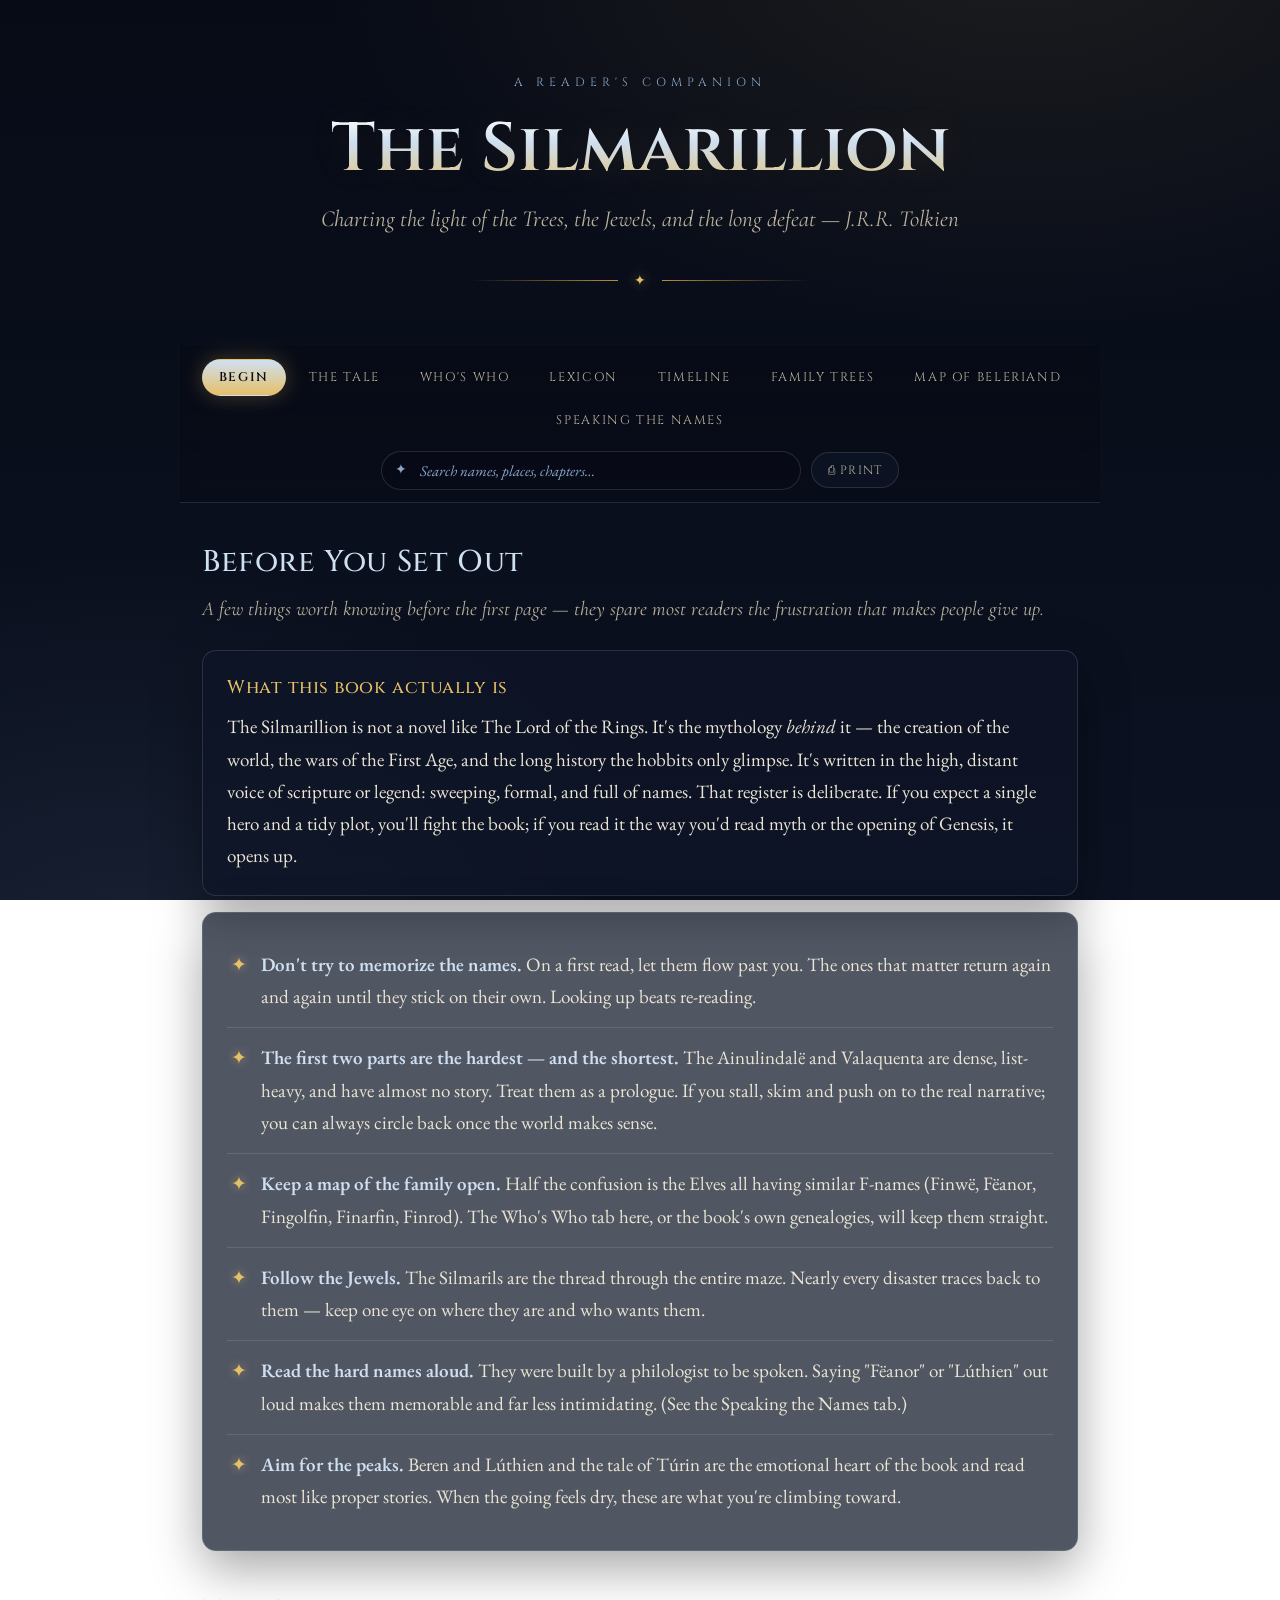
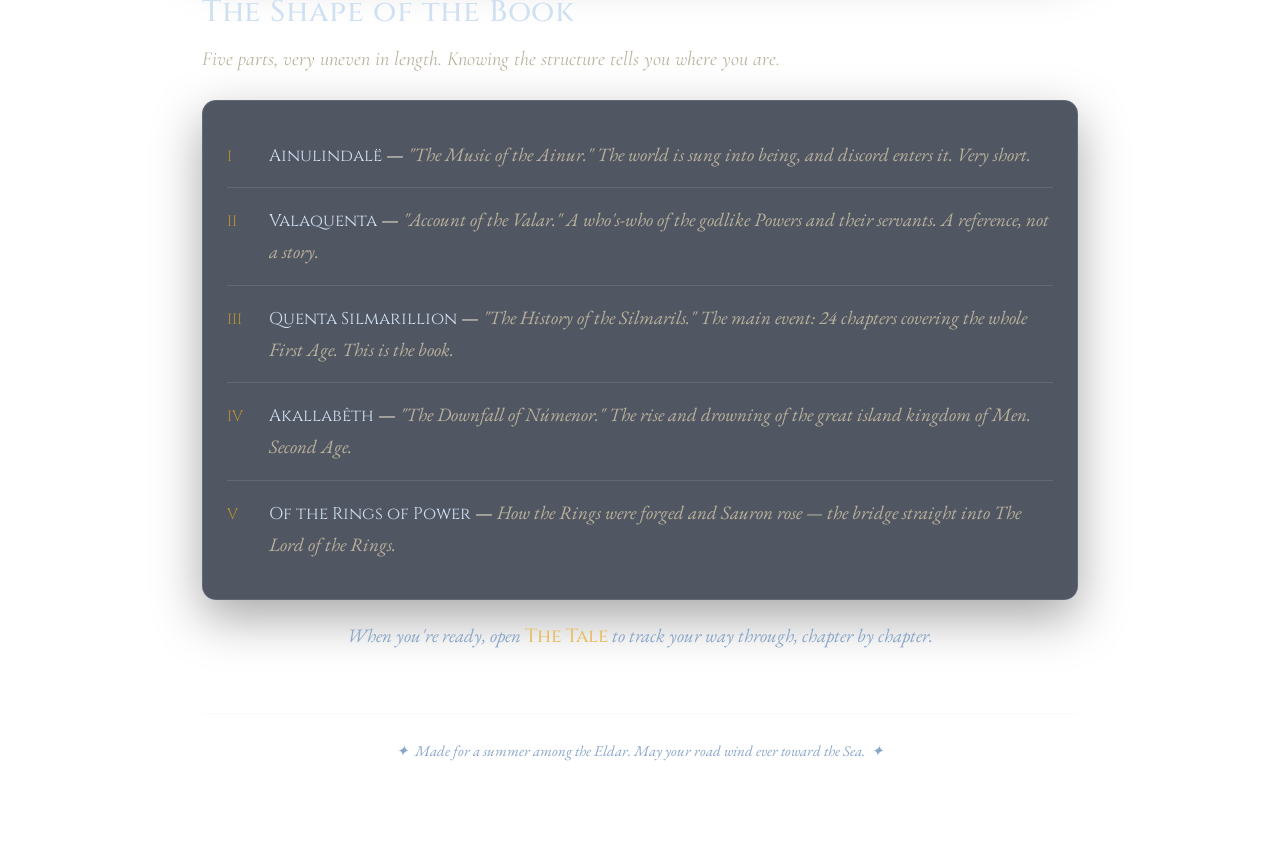
<file: index.html>
<!DOCTYPE html>
<html lang="en">
<head>
<meta charset="UTF-8">
<meta name="viewport" content="width=device-width, initial-scale=1.0">
<title>A Companion to The Silmarillion</title>
<meta name="description" content="A reader's companion to J.R.R. Tolkien's The Silmarillion — chapter tracker, who's who, lexicon, timeline, family trees, a map of Beleriand, and a pronunciation guide.">
<meta name="theme-color" content="#070b16">

<!-- PWA -->
<link rel="manifest" href="manifest.webmanifest">
<link rel="icon" href="icons/icon-192.png">
<link rel="apple-touch-icon" href="icons/icon-192.png">
<meta name="mobile-web-app-capable" content="yes">
<meta name="apple-mobile-web-app-capable" content="yes">
<meta name="apple-mobile-web-app-status-bar-style" content="black-translucent">
<meta name="apple-mobile-web-app-title" content="Silmarillion">

<!-- Open Graph / sharing -->
<meta property="og:title" content="A Companion to The Silmarillion">
<meta property="og:description" content="A reader's companion to Tolkien's First Age: track your chapters, untangle the names, and chart Beleriand.">
<meta property="og:type" content="website">

<link rel="preconnect" href="https://fonts.googleapis.com">
<link rel="preconnect" href="https://fonts.gstatic.com" crossorigin>
<link href="https://fonts.googleapis.com/css2?family=Cinzel:wght@400;500;600&family=EB+Garamond:ital,wght@0,400;0,500;1,400&family=Cormorant+Garamond:ital@0;1&display=swap" rel="stylesheet">
<link rel="stylesheet" href="styles.css">
</head>
<body>
<div id="stars"></div>
<div id="stars2"></div>

<div class="wrap">
  <header>
    <div class="eyebrow">A Reader's Companion</div>
    <h1>The Silmarillion</h1>
    <div class="sub">Charting the light of the Trees, the Jewels, and the long defeat &mdash; J.R.R. Tolkien</div>
    <div class="divider"><span class="l"></span><span class="star">✦</span><span class="r"></span></div>
  </header>

  <nav>
    <div class="tabs">
      <button class="tab active" data-tab="begin">Begin</button>
      <button class="tab" data-tab="tale">The Tale</button>
      <button class="tab" data-tab="who">Who's Who</button>
      <button class="tab" data-tab="lexicon">Lexicon</button>
      <button class="tab" data-tab="timeline">Timeline</button>
      <button class="tab" data-tab="trees">Family Trees</button>
      <button class="tab" data-tab="map">Map of Beleriand</button>
      <button class="tab" data-tab="names">Speaking the Names</button>
    </div>
    <div class="search-row">
      <div class="search-box" id="searchBox">
        <span class="glyph">✦</span>
        <input id="searchInput" type="text" autocomplete="off" spellcheck="false"
               placeholder="Search names, places, chapters…" aria-label="Search the companion">
        <button class="search-clear" id="searchClear" type="button" aria-label="Clear search">×</button>
        <div class="search-results" id="searchResults" role="listbox"></div>
      </div>
      <button class="btn print-btn" id="printBtn" type="button" title="Print or save the current tab as a PDF">⎙ Print</button>
    </div>
  </nav>

  <!-- ============ BEGIN ============ -->
  <section class="panel active" id="begin">
    <h2>Before You Set Out</h2>
    <p class="lead">A few things worth knowing before the first page &mdash; they spare most readers the frustration that makes people give up.</p>

    <div class="card">
      <h3>What this book actually is</h3>
      <p>The Silmarillion is not a novel like The Lord of the Rings. It's the mythology <em>behind</em> it &mdash; the creation of the world, the wars of the First Age, and the long history the hobbits only glimpse. It's written in the high, distant voice of scripture or legend: sweeping, formal, and full of names. That register is deliberate. If you expect a single hero and a tidy plot, you'll fight the book; if you read it the way you'd read myth or the opening of Genesis, it opens up.</p>
    </div>

    <ul class="card tips">
      <li><strong>Don't try to memorize the names.</strong> On a first read, let them flow past you. The ones that matter return again and again until they stick on their own. Looking up beats re-reading.</li>
      <li><strong>The first two parts are the hardest &mdash; and the shortest.</strong> The Ainulindalë and Valaquenta are dense, list-heavy, and have almost no story. Treat them as a prologue. If you stall, skim and push on to the real narrative; you can always circle back once the world makes sense.</li>
      <li><strong>Keep a map of the family open.</strong> Half the confusion is the Elves all having similar F-names (Finwë, Fëanor, Fingolfin, Finarfin, Finrod). The Who's Who tab here, or the book's own genealogies, will keep them straight.</li>
      <li><strong>Follow the Jewels.</strong> The Silmarils are the thread through the entire maze. Nearly every disaster traces back to them &mdash; keep one eye on where they are and who wants them.</li>
      <li><strong>Read the hard names aloud.</strong> They were built by a philologist to be spoken. Saying "Fëanor" or "Lúthien" out loud makes them memorable and far less intimidating. (See the Speaking the Names tab.)</li>
      <li><strong>Aim for the peaks.</strong> Beren and Lúthien and the tale of Túrin are the emotional heart of the book and read most like proper stories. When the going feels dry, these are what you're climbing toward.</li>
    </ul>

    <h2 style="margin-top:36px">The Shape of the Book</h2>
    <p class="lead">Five parts, very uneven in length. Knowing the structure tells you where you are.</p>
    <div class="card struct">
      <div class="row"><span class="num">I</span><div><span class="nm">Ainulindalë</span> &mdash; <span class="gloss">"The Music of the Ainur." The world is sung into being, and discord enters it. Very short.</span></div></div>
      <div class="row"><span class="num">II</span><div><span class="nm">Valaquenta</span> &mdash; <span class="gloss">"Account of the Valar." A who's-who of the godlike Powers and their servants. A reference, not a story.</span></div></div>
      <div class="row"><span class="num">III</span><div><span class="nm">Quenta Silmarillion</span> &mdash; <span class="gloss">"The History of the Silmarils." The main event: 24 chapters covering the whole First Age. This is the book.</span></div></div>
      <div class="row"><span class="num">IV</span><div><span class="nm">Akallabêth</span> &mdash; <span class="gloss">"The Downfall of Númenor." The rise and drowning of the great island kingdom of Men. Second Age.</span></div></div>
      <div class="row"><span class="num">V</span><div><span class="nm">Of the Rings of Power</span> &mdash; <span class="gloss">How the Rings were forged and Sauron rose &mdash; the bridge straight into The Lord of the Rings.</span></div></div>
    </div>
    <p style="text-align:center;color:var(--silver-deep);font-style:italic;margin-top:20px">When you're ready, open <strong style="color:var(--gold);font-style:normal;font-family:'Cinzel',serif;font-weight:500">The Tale</strong> to track your way through, chapter by chapter.</p>
  </section>

  <!-- ============ THE TALE (TRACKER) ============ -->
  <section class="panel" id="tale">
    <h2>The Tale, Chapter by Chapter</h2>
    <p class="lead">Tap each chapter as you finish it &mdash; your progress is saved between visits. Add a note to any chapter to jot a thought. Each line is a spoiler-light signpost for what that chapter is about, and the small chips beneath it jump to the names worth knowing. Already partway through the book? Long-press a chapter's star (or shift-click it) to mark everything up to it as read.</p>

    <div class="progress-bar-wrap">
      <div class="progress-top"><span>Your Journey</span><span class="pct" id="pct">0 / 0</span></div>
      <div class="bar"><i id="barFill"></i></div>
      <div class="next-up" id="nextUp"></div>
      <button class="reset" id="resetBtn">reset progress</button>
    </div>

    <div class="toolbar">
      <button class="btn" id="exportBtn" type="button">✧ Export progress</button>
      <button class="btn" id="importBtn" type="button">✧ Import progress</button>
      <button class="btn primary" id="installBtn" type="button">✦ Install app</button>
      <input type="file" id="importFile" accept="application/json,.json" hidden>
    </div>

    <div id="trackerRoot"></div>
  </section>

  <!-- ============ WHO'S WHO ============ -->
  <section class="panel" id="who">
    <h2>Who's Who</h2>
    <p class="lead">The cast is enormous, but you only need to hold a couple of dozen in your head. Here are the ones who carry the story.</p>
    <div id="whoRoot"></div>
  </section>

  <!-- ============ LEXICON ============ -->
  <section class="panel" id="lexicon">
    <h2>Lexicon</h2>
    <p class="lead">The handful of words and places everything else hangs on.</p>
    <div class="card"><dl class="lex" id="lexRoot"></dl></div>
  </section>

  <!-- ============ NAMES ============ -->
  <section class="panel" id="names">
    <h2>Speaking the Names</h2>
    <p class="lead">Tolkien gave careful guidance on pronunciation (it's in the book's appendix). A few rules unlock almost everything.</p>
    <div class="card" id="rulesRoot"></div>

    <div class="card">
      <h3>A few names to practise aloud</h3>
      <div class="name-bank" id="bankRoot"></div>
      <p style="margin-top:16px;font-style:italic;color:var(--silver-deep);font-size:16px"><span id="ttsHint">Tap a name to hear it spoken in your device's voice. </span>These are friendly approximations, not strict phonetics &mdash; say them with confidence and you'll be close enough.</p>
    </div>
  </section>

  <!-- ============ TIMELINE ============ -->
  <section class="panel" id="timeline">
    <h2>A Chronicle of the First Age</h2>
    <p class="lead">Time before the Sun was counted in the Years of the Trees; afterward, in Years of the Sun. This is the order events fall in &mdash; a frame to hang the chapters on. While the spoiler shield is on, events from chapters you haven't yet marked as read stay veiled.</p>
    <div class="shield-row">
      <button class="btn" id="shieldBtn" type="button" aria-pressed="true">✧ Spoiler shield: on</button>
    </div>
    <div id="timelineRoot"></div>
  </section>

  <!-- ============ FAMILY TREES ============ -->
  <section class="panel" id="trees">
    <h2>The Tangled Houses</h2>
    <p class="lead">Two lineages cause most of the confusion &mdash; and carry most of the meaning. Untangle these and the book clicks into place.</p>
    <div id="treesRoot"></div>
  </section>

  <!-- ============ MAP ============ -->
  <section class="panel" id="map">
    <h2>The Land of Beleriand</h2>
    <p class="lead">A schematic of the northwest of Middle-earth in the First Age &mdash; not to scale, but true to where things sit relative to one another. Tap a marked place to learn what it is.</p>
    <div class="card" style="padding:14px">
      <div id="mapHolder"></div>
      <div id="mapCaption" style="margin-top:14px;min-height:48px;padding:12px 14px;border-radius:10px;background:rgba(230,192,104,.06);border:1px solid var(--line);font-style:italic;color:var(--ink-dim)">Tap a gold marker on the map to read about it.</div>
    </div>
    <p style="text-align:center;color:var(--silver-deep);font-style:italic;margin-top:16px;font-size:16px">North is up. The Great Sea lies west; the Blue Mountains wall off the east. Nearly all of this land is broken and drowned by the end of the Age.</p>
  </section>

  <footer>✦ &nbsp;Made for a summer among the Eldar. May your road wind ever toward the Sea. &nbsp;✦</footer>
</div>

<div id="toast"></div>

<script src="data.js"></script>
<script src="app.js"></script>
</body>
</html>
</file>
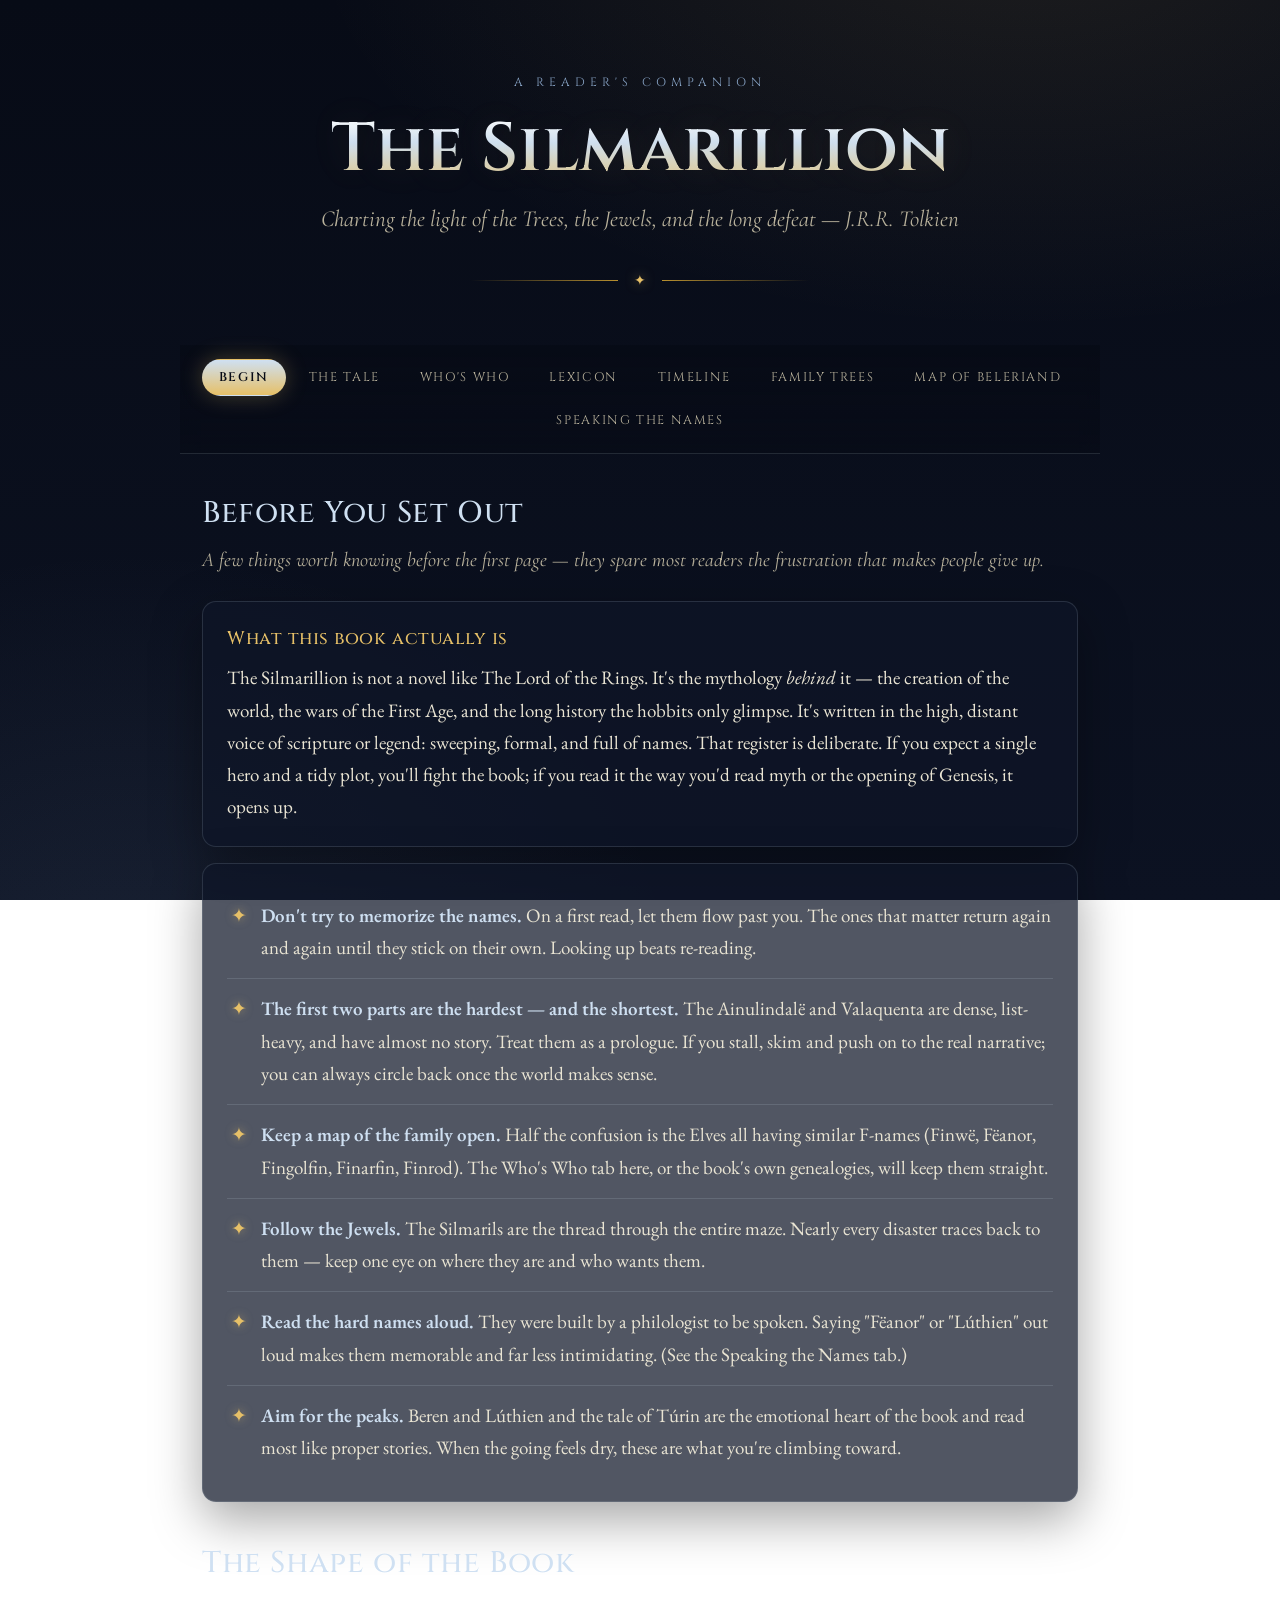
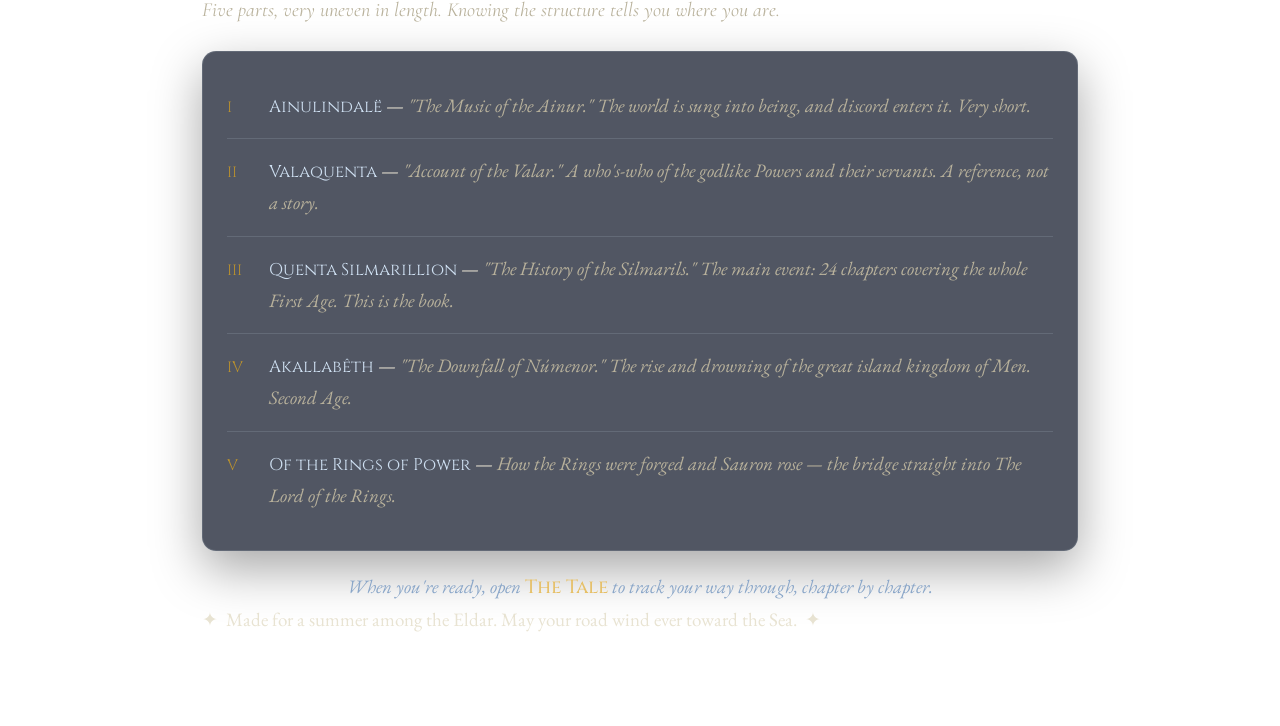
<file: archive/silmarillion-companion.html>
<!DOCTYPE html>
<html lang="en">
<head>
<meta charset="UTF-8">
<meta name="viewport" content="width=device-width, initial-scale=1.0">
<title>A Companion to The Silmarillion</title>
<link rel="preconnect" href="https://fonts.googleapis.com">
<link rel="preconnect" href="https://fonts.gstatic.com" crossorigin>
<link href="https://fonts.googleapis.com/css2?family=Cinzel:wght@400;500;600&family=EB+Garamond:ital,wght@0,400;0,500;1,400&family=Cormorant+Garamond:ital@0;1&display=swap" rel="stylesheet">
<style>
  :root{
    --night:#070b16;
    --night-2:#0c1222;
    --ink:#e9e4d3;
    --ink-dim:#b9b29c;
    --silver:#cfe0f2;       /* Telperion */
    --silver-deep:#8aa6c8;
    --gold:#e6c068;         /* Laurelin */
    --gold-deep:#b8902f;
    --line:rgba(207,224,242,0.14);
    --card:rgba(15,22,40,0.72);
  }
  *{box-sizing:border-box;margin:0;padding:0}
  html{scroll-behavior:smooth}
  body{
    background:
      radial-gradient(1200px 700px at 80% -10%, rgba(230,192,104,0.10), transparent 60%),
      radial-gradient(1000px 800px at 10% 110%, rgba(138,166,200,0.10), transparent 55%),
      linear-gradient(180deg, var(--night) 0%, var(--night-2) 100%);
    background-attachment:fixed;
    color:var(--ink);
    font-family:'EB Garamond', Georgia, serif;
    font-size:19px;
    line-height:1.7;
    min-height:100vh;
    position:relative;
    overflow-x:hidden;
  }
  /* starfield */
  #stars,#stars2{position:fixed;inset:0;pointer-events:none;z-index:0}
  .twinkle{position:absolute;border-radius:50%;background:#fff;opacity:.0;animation:tw var(--d) ease-in-out infinite alternate}
  @keyframes tw{from{opacity:.05}to{opacity:.85}}

  .wrap{position:relative;z-index:1;max-width:920px;margin:0 auto;padding:0 22px 90px}

  /* ---------- header ---------- */
  header{text-align:center;padding:72px 0 26px}
  .eyebrow{font-family:'Cinzel',serif;letter-spacing:.42em;font-size:12px;color:var(--silver-deep);text-transform:uppercase;margin-bottom:22px;animation:rise .9s ease both}
  h1{
    font-family:'Cinzel',serif;font-weight:600;line-height:1.05;
    font-size:clamp(36px,7vw,68px);
    background:linear-gradient(180deg,#fff 0%,var(--silver) 40%,var(--gold) 115%);
    -webkit-background-clip:text;background-clip:text;color:transparent;
    text-shadow:0 0 38px rgba(230,192,104,0.12);
    animation:rise 1s .05s ease both;
  }
  .sub{font-family:'Cormorant Garamond',serif;font-style:italic;font-size:clamp(18px,2.6vw,23px);color:var(--ink-dim);margin-top:14px;animation:rise 1s .12s ease both}
  .divider{display:flex;align-items:center;justify-content:center;gap:16px;margin:30px auto 8px;max-width:340px;animation:rise 1s .18s ease both}
  .divider .l{height:1px;flex:1;background:linear-gradient(90deg,transparent,var(--gold-deep))}
  .divider .r{height:1px;flex:1;background:linear-gradient(90deg,var(--gold-deep),transparent)}
  .divider .star{color:var(--gold);font-size:14px;filter:drop-shadow(0 0 6px rgba(230,192,104,.6))}
  @keyframes rise{from{opacity:0;transform:translateY(16px)}to{opacity:1;transform:none}}

  /* ---------- tabs ---------- */
  nav{position:sticky;top:0;z-index:5;display:flex;flex-wrap:wrap;justify-content:center;gap:6px;
    padding:14px 8px;margin:18px -22px 34px;
    background:linear-gradient(180deg,rgba(7,11,22,0.92),rgba(7,11,22,0.62));
    backdrop-filter:blur(8px);border-bottom:1px solid var(--line)}
  .tab{font-family:'Cinzel',serif;font-size:12.5px;letter-spacing:.13em;text-transform:uppercase;
    color:var(--ink-dim);background:transparent;border:1px solid transparent;border-radius:999px;
    padding:9px 16px;cursor:pointer;transition:.25s;white-space:nowrap}
  .tab:hover{color:var(--ink);border-color:var(--line)}
  .tab.active{color:var(--night);background:linear-gradient(180deg,var(--silver),var(--gold));
    box-shadow:0 0 22px rgba(230,192,104,.28);font-weight:600}

  .panel{display:none;animation:fade .5s ease both}
  .panel.active{display:block}
  @keyframes fade{from{opacity:0;transform:translateY(10px)}to{opacity:1;transform:none}}

  h2{font-family:'Cinzel',serif;font-weight:500;font-size:clamp(22px,4vw,30px);color:var(--silver);
    margin:8px 0 4px;letter-spacing:.02em}
  .lead{font-family:'Cormorant Garamond',serif;font-style:italic;color:var(--ink-dim);font-size:20px;margin-bottom:24px}

  .card{background:var(--card);border:1px solid var(--line);border-radius:14px;padding:22px 24px;margin:16px 0;
    box-shadow:0 18px 50px rgba(0,0,0,.35)}
  .card h3{font-family:'Cinzel',serif;font-weight:500;font-size:18px;color:var(--gold);margin-bottom:8px;letter-spacing:.03em}
  .card p+p{margin-top:10px}

  .tips li{list-style:none;padding:14px 0 14px 34px;position:relative;border-bottom:1px solid var(--line)}
  .tips li:last-child{border-bottom:none}
  .tips li::before{content:"✦";position:absolute;left:4px;top:14px;color:var(--gold);filter:drop-shadow(0 0 5px rgba(230,192,104,.5))}
  .tips strong{color:var(--silver);font-weight:600}

  /* ---------- structure list ---------- */
  .struct{counter-reset:s}
  .struct .row{display:flex;gap:18px;padding:16px 0;border-bottom:1px solid var(--line);align-items:baseline}
  .struct .row:last-child{border-bottom:none}
  .struct .num{font-family:'Cinzel',serif;color:var(--gold-deep);font-size:15px;min-width:24px}
  .struct .nm{font-family:'Cinzel',serif;color:var(--silver);font-size:17px}
  .struct .gloss{font-style:italic;color:var(--ink-dim)}

  /* ---------- tracker ---------- */
  .progress-bar-wrap{position:sticky;top:62px;z-index:4;background:rgba(7,11,22,.75);backdrop-filter:blur(6px);
    border:1px solid var(--line);border-radius:12px;padding:14px 18px;margin:6px 0 22px}
  .progress-top{display:flex;justify-content:space-between;align-items:center;font-family:'Cinzel',serif;font-size:13px;letter-spacing:.08em}
  .progress-top .pct{color:var(--gold)}
  .bar{height:7px;border-radius:6px;background:rgba(255,255,255,.08);margin-top:10px;overflow:hidden}
  .bar i{display:block;height:100%;width:0;border-radius:6px;
    background:linear-gradient(90deg,var(--silver-deep),var(--silver) 45%,var(--gold) 100%);
    box-shadow:0 0 16px rgba(230,192,104,.4);transition:width .5s ease}
  .reset{font-family:'EB Garamond',serif;font-style:italic;font-size:14px;color:var(--silver-deep);
    background:none;border:none;cursor:pointer;text-decoration:underline dotted;margin-top:10px}
  .reset:hover{color:var(--gold)}

  .sec-title{font-family:'Cinzel',serif;color:var(--gold);font-size:15px;letter-spacing:.18em;
    text-transform:uppercase;margin:30px 0 6px;display:flex;align-items:center;gap:12px}
  .sec-title::after{content:"";flex:1;height:1px;background:var(--line)}

  .chap{display:flex;gap:16px;align-items:flex-start;padding:13px 14px;border-radius:11px;cursor:pointer;
    border:1px solid transparent;transition:.2s}
  .chap:hover{background:rgba(255,255,255,.03);border-color:var(--line)}
  .chap.done{background:rgba(230,192,104,.06);border-color:rgba(230,192,104,.22)}
  .mark{flex-shrink:0;width:26px;height:26px;border-radius:50%;border:1.5px solid var(--silver-deep);
    display:grid;place-items:center;margin-top:3px;transition:.25s;color:transparent;font-size:13px}
  .chap.done .mark{background:radial-gradient(circle at 35% 30%,var(--gold),var(--gold-deep));
    border-color:var(--gold);color:var(--night);box-shadow:0 0 16px rgba(230,192,104,.55)}
  .chap .ttl{font-family:'Cinzel',serif;font-size:15.5px;color:var(--ink);letter-spacing:.01em}
  .chap.done .ttl{color:var(--gold)}
  .chap .desc{display:block;font-style:italic;color:var(--ink-dim);font-size:17px;margin-top:2px;line-height:1.5}
  .chap .cidx{font-family:'Cinzel',serif;color:var(--silver-deep);font-size:13px;margin-right:2px}

  /* ---------- who's who ---------- */
  .group-label{font-family:'Cinzel',serif;color:var(--gold);font-size:15px;letter-spacing:.16em;
    text-transform:uppercase;margin:26px 0 4px}
  .group-note{font-style:italic;color:var(--ink-dim);margin-bottom:14px;font-size:17px}
  .who{border-bottom:1px solid var(--line);padding:13px 0}
  .who:last-child{border-bottom:none}
  .who .name{font-family:'Cinzel',serif;color:var(--silver);font-size:16px}
  .who .alias{font-style:italic;color:var(--silver-deep);font-size:15px}
  .who .role{color:var(--ink-dim);display:block;margin-top:3px}

  /* ---------- lexicon ---------- */
  .lex dt{font-family:'Cinzel',serif;color:var(--gold);font-size:16px;margin-top:18px;letter-spacing:.02em}
  .lex dd{color:var(--ink-dim);margin-top:3px}
  .lex dt:first-child{margin-top:0}

  /* ---------- pronunciation ---------- */
  .rule{display:grid;grid-template-columns:90px 1fr;gap:16px;padding:14px 0;border-bottom:1px solid var(--line);align-items:baseline}
  .rule:last-of-type{border-bottom:none}
  .rule .letter{font-family:'Cinzel',serif;color:var(--gold);font-size:22px;text-align:center}
  .rule .ex{color:var(--silver)}
  .name-bank{display:flex;flex-wrap:wrap;gap:10px;margin-top:18px}
  .chip{background:rgba(15,22,40,.8);border:1px solid var(--line);border-radius:10px;padding:9px 14px}
  .chip b{font-family:'Cinzel',serif;color:var(--silver);font-weight:500;font-size:15px}
  .chip span{color:var(--gold);font-style:italic;display:block;font-size:15px}

  /* ---------- timeline ---------- */
  .era-head{font-family:'Cinzel',serif;color:var(--gold);font-size:14px;letter-spacing:.18em;
    text-transform:uppercase;margin:34px 0 4px;display:flex;align-items:center;gap:12px}
  .era-head::after{content:"";flex:1;height:1px;background:var(--line)}
  .era-sub{font-style:italic;color:var(--silver-deep);font-size:16px;margin-bottom:8px}
  .tl{position:relative;margin-left:8px;padding-left:30px}
  .tl::before{content:"";position:absolute;left:5px;top:8px;bottom:8px;width:2px;
    background:linear-gradient(180deg,var(--silver-deep),var(--gold-deep))}
  .tl .ev{position:relative;padding:12px 0}
  .tl .ev::before{content:"";position:absolute;left:-30px;top:18px;width:11px;height:11px;border-radius:50%;
    background:radial-gradient(circle at 35% 30%,var(--gold),var(--gold-deep));
    box-shadow:0 0 12px rgba(230,192,104,.5);transform:translateX(-1px)}
  .tl .ev .when{font-family:'Cinzel',serif;color:var(--silver);font-size:15px;letter-spacing:.05em}
  .tl .ev .yr{display:inline-block;font-family:'Cinzel',serif;font-size:11px;color:var(--night);
    background:linear-gradient(180deg,var(--silver),var(--gold));
    padding:3px 11px;border-radius:999px;letter-spacing:.08em;font-weight:600;white-space:nowrap;
    margin-bottom:7px;box-shadow:0 0 12px rgba(230,192,104,.25)}
  .tl .ev .what{color:var(--ink-dim);margin-top:2px}
  .tl .ev .what b{color:var(--ink);font-weight:600}

  /* ---------- family trees ---------- */
  .tree-note{font-style:italic;color:var(--ink-dim);margin-bottom:6px;font-size:17px}
  .node{margin:4px 0}
  .node .self{display:inline}
  .node .nm{font-family:'Cinzel',serif;color:var(--silver);font-size:16px}
  .node .nm.key{color:var(--gold)}
  .node .sp{color:var(--silver-deep)}
  .node .mq{color:var(--gold);margin:0 6px;font-size:15px}
  .node .tag{font-style:italic;color:var(--ink-dim);font-size:16px;display:block;margin-top:1px;line-height:1.45}
  .kids{margin-left:14px;padding-left:18px;border-left:1px solid rgba(207,224,242,0.18)}
  .union-card{text-align:center;padding:20px}
  .union-card .plus{font-family:'Cinzel',serif;color:var(--gold);font-size:22px;margin:6px 0;
    filter:drop-shadow(0 0 8px rgba(230,192,104,.4))}
  .union-card .nm{font-family:'Cinzel',serif;color:var(--silver);font-size:17px}
  .union-card .down{color:var(--silver-deep);font-size:24px;line-height:1;margin:10px 0}
  .union-card .result{font-family:'Cinzel',serif;color:var(--gold);font-size:18px}

  /* ---------- map ---------- */
  #mapHolder svg{width:100%;height:auto;display:block;border-radius:10px}
  .mk{cursor:pointer}
  .mk circle{transition:.2s}
  .mk:hover circle, .mk.sel circle{r:7;filter:drop-shadow(0 0 8px rgba(230,192,104,.8))}
  .mlabel{font-family:'Cinzel',serif;fill:var(--ink);font-size:13px;letter-spacing:.02em;pointer-events:none}
  .rlabel{font-family:'Cormorant Garamond',serif;font-style:italic;fill:var(--silver-deep);font-size:14px;pointer-events:none}
  .rangelabel{font-family:'Cinzel',serif;fill:#7e8aa0;font-size:11px;letter-spacing:.14em;pointer-events:none}
  .sealabel{font-family:'Cormorant Garamond',serif;font-style:italic;fill:#5d7494;font-size:17px;pointer-events:none}
padding-top:24px;border-top:1px solid var(--line);
    color:var(--silver-deep);font-style:italic;font-size:15px}

  @media(max-width:560px){
    body{font-size:18px}
    .rule{grid-template-columns:64px 1fr;gap:12px}
    nav{gap:4px;padding:12px 6px}
    .tab{padding:8px 11px;font-size:11px;letter-spacing:.08em}
  }
</style>
</head>
<body>
<div id="stars"></div>
<div id="stars2"></div>

<div class="wrap">
  <header>
    <div class="eyebrow">A Reader's Companion</div>
    <h1>The Silmarillion</h1>
    <div class="sub">Charting the light of the Trees, the Jewels, and the long defeat &mdash; J.R.R. Tolkien</div>
    <div class="divider"><span class="l"></span><span class="star">✦</span><span class="r"></span></div>
  </header>

  <nav>
    <button class="tab active" data-tab="begin">Begin</button>
    <button class="tab" data-tab="tale">The Tale</button>
    <button class="tab" data-tab="who">Who's Who</button>
    <button class="tab" data-tab="lexicon">Lexicon</button>
    <button class="tab" data-tab="timeline">Timeline</button>
    <button class="tab" data-tab="trees">Family Trees</button>
    <button class="tab" data-tab="map">Map of Beleriand</button>
    <button class="tab" data-tab="names">Speaking the Names</button>
  </nav>

  <!-- ============ BEGIN ============ -->
  <section class="panel active" id="begin">
    <h2>Before You Set Out</h2>
    <p class="lead">A few things worth knowing before the first page &mdash; they spare most readers the frustration that makes people give up.</p>

    <div class="card">
      <h3>What this book actually is</h3>
      <p>The Silmarillion is not a novel like The Lord of the Rings. It's the mythology <em>behind</em> it &mdash; the creation of the world, the wars of the First Age, and the long history the hobbits only glimpse. It's written in the high, distant voice of scripture or legend: sweeping, formal, and full of names. That register is deliberate. If you expect a single hero and a tidy plot, you'll fight the book; if you read it the way you'd read myth or the opening of Genesis, it opens up.</p>
    </div>

    <ul class="card tips">
      <li><strong>Don't try to memorize the names.</strong> On a first read, let them flow past you. The ones that matter return again and again until they stick on their own. Looking up beats re-reading.</li>
      <li><strong>The first two parts are the hardest &mdash; and the shortest.</strong> The Ainulindalë and Valaquenta are dense, list-heavy, and have almost no story. Treat them as a prologue. If you stall, skim and push on to the real narrative; you can always circle back once the world makes sense.</li>
      <li><strong>Keep a map of the family open.</strong> Half the confusion is the Elves all having similar F-names (Finwë, Fëanor, Fingolfin, Finarfin, Finrod). The Who's Who tab here, or the book's own genealogies, will keep them straight.</li>
      <li><strong>Follow the Jewels.</strong> The Silmarils are the thread through the entire maze. Nearly every disaster traces back to them &mdash; keep one eye on where they are and who wants them.</li>
      <li><strong>Read the hard names aloud.</strong> They were built by a philologist to be spoken. Saying "Fëanor" or "Lúthien" out loud makes them memorable and far less intimidating. (See the Speaking the Names tab.)</li>
      <li><strong>Aim for the peaks.</strong> Beren and Lúthien and the tale of Túrin are the emotional heart of the book and read most like proper stories. When the going feels dry, these are what you're climbing toward.</li>
    </ul>

    <h2 style="margin-top:36px">The Shape of the Book</h2>
    <p class="lead">Five parts, very uneven in length. Knowing the structure tells you where you are.</p>
    <div class="card struct">
      <div class="row"><span class="num">I</span><div><span class="nm">Ainulindalë</span> &mdash; <span class="gloss">"The Music of the Ainur." The world is sung into being, and discord enters it. Very short.</span></div></div>
      <div class="row"><span class="num">II</span><div><span class="nm">Valaquenta</span> &mdash; <span class="gloss">"Account of the Valar." A who's-who of the godlike Powers and their servants. A reference, not a story.</span></div></div>
      <div class="row"><span class="num">III</span><div><span class="nm">Quenta Silmarillion</span> &mdash; <span class="gloss">"The History of the Silmarils." The main event: 24 chapters covering the whole First Age. This is the book.</span></div></div>
      <div class="row"><span class="num">IV</span><div><span class="nm">Akallabêth</span> &mdash; <span class="gloss">"The Downfall of Númenor." The rise and drowning of the great island kingdom of Men. Second Age.</span></div></div>
      <div class="row"><span class="num">V</span><div><span class="nm">Of the Rings of Power</span> &mdash; <span class="gloss">How the Rings were forged and Sauron rose &mdash; the bridge straight into The Lord of the Rings.</span></div></div>
    </div>
    <p style="text-align:center;color:var(--silver-deep);font-style:italic;margin-top:20px">When you're ready, open <strong style="color:var(--gold);font-style:normal;font-family:'Cinzel',serif;font-weight:500">The Tale</strong> to track your way through, chapter by chapter.</p>
  </section>

  <!-- ============ THE TALE (TRACKER) ============ -->
  <section class="panel" id="tale">
    <h2>The Tale, Chapter by Chapter</h2>
    <p class="lead">Tap each chapter as you finish it &mdash; your progress is saved between visits. Each line is a spoiler-light signpost for what that chapter is about.</p>

    <div class="progress-bar-wrap">
      <div class="progress-top"><span>Your Journey</span><span class="pct" id="pct">0 / 0</span></div>
      <div class="bar"><i id="barFill"></i></div>
      <button class="reset" id="resetBtn">reset progress</button>
    </div>

    <div id="trackerRoot"></div>
  </section>

  <!-- ============ WHO'S WHO ============ -->
  <section class="panel" id="who">
    <h2>Who's Who</h2>
    <p class="lead">The cast is enormous, but you only need to hold a couple of dozen in your head. Here are the ones who carry the story.</p>
    <div id="whoRoot"></div>
  </section>

  <!-- ============ LEXICON ============ -->
  <section class="panel" id="lexicon">
    <h2>Lexicon</h2>
    <p class="lead">The handful of words and places everything else hangs on.</p>
    <div class="card"><dl class="lex" id="lexRoot"></dl></div>
  </section>

  <!-- ============ NAMES ============ -->
  <section class="panel" id="names">
    <h2>Speaking the Names</h2>
    <p class="lead">Tolkien gave careful guidance on pronunciation (it's in the book's appendix). A few rules unlock almost everything.</p>
    <div class="card" id="rulesRoot"></div>

    <div class="card">
      <h3>A few names to practise aloud</h3>
      <div class="name-bank" id="bankRoot"></div>
      <p style="margin-top:16px;font-style:italic;color:var(--silver-deep);font-size:16px">These are friendly approximations, not strict phonetics &mdash; say them with confidence and you'll be close enough.</p>
    </div>
  </section>

  <!-- ============ TIMELINE ============ -->
  <section class="panel" id="timeline">
    <h2>A Chronicle of the First Age</h2>
    <p class="lead">Time before the Sun was counted in the Years of the Trees; afterward, in Years of the Sun. This is the order events fall in &mdash; a frame to hang the chapters on. (Light spoilers, by nature.)</p>
    <div id="timelineRoot"></div>
  </section>

  <!-- ============ FAMILY TREES ============ -->
  <section class="panel" id="trees">
    <h2>The Tangled Houses</h2>
    <p class="lead">Two lineages cause most of the confusion &mdash; and carry most of the meaning. Untangle these and the book clicks into place.</p>
    <div id="treesRoot"></div>
  </section>

  <!-- ============ MAP ============ -->
  <section class="panel" id="map">
    <h2>The Land of Beleriand</h2>
    <p class="lead">A schematic of the northwest of Middle-earth in the First Age &mdash; not to scale, but true to where things sit relative to one another. Tap a marked place to learn what it is.</p>
    <div class="card" style="padding:14px">
      <div id="mapHolder"></div>
      <div id="mapCaption" style="margin-top:14px;min-height:48px;padding:12px 14px;border-radius:10px;background:rgba(230,192,104,.06);border:1px solid var(--line);font-style:italic;color:var(--ink-dim)">Tap a gold marker on the map to read about it.</div>
    </div>
    <p style="text-align:center;color:var(--silver-deep);font-style:italic;margin-top:16px;font-size:16px">North is up. The Great Sea lies west; the Blue Mountains wall off the east. Nearly all of this land is broken and drowned by the end of the Age.</p>
  </section>

  <footer>✦ &nbsp;Made for a summer among the Eldar. May your road wind ever toward the Sea. &nbsp;✦</footer>
</div>

<script>
/* ---------- starfield ---------- */
(function(){
  function field(id,count,size){
    const el=document.getElementById(id);let html='';
    for(let i=0;i<count;i++){
      const s=(Math.random()*size+0.5).toFixed(1);
      html+=`<span class="twinkle" style="left:${(Math.random()*100).toFixed(2)}%;top:${(Math.random()*100).toFixed(2)}%;width:${s}px;height:${s}px;--d:${(2+Math.random()*4).toFixed(1)}s;animation-delay:${(Math.random()*4).toFixed(1)}s"></span>`;
    }
    el.innerHTML=html;
  }
  field('stars',90,1.8);
  field('stars2',40,2.6);
})();

/* ---------- tabs ---------- */
document.querySelectorAll('.tab').forEach(t=>{
  t.addEventListener('click',()=>{
    document.querySelectorAll('.tab').forEach(x=>x.classList.remove('active'));
    document.querySelectorAll('.panel').forEach(p=>p.classList.remove('active'));
    t.classList.add('active');
    document.getElementById(t.dataset.tab).classList.add('active');
    window.scrollTo({top:0,behavior:'smooth'});
  });
});

/* ---------- data: chapters ---------- */
const SECTIONS=[
  {title:'Ainulindalë & Valaquenta',chapters:[
    {id:'ainu',t:'Ainulindalë',d:'The Music of the Ainur: the world is sung into being, and Melkor weaves discord into the theme.'},
    {id:'vala',t:'Valaquenta',d:'A formal roll-call of the Valar and the Maiar. Reference more than story — note who Manwë, Ulmo, Aulë, and Melkor are.'},
  ]},
  {title:'Quenta Silmarillion — The Years of the Trees',chapters:[
    {id:'q1', n:1, t:'Of the Beginning of Days',d:'The shaping of the world, the fall of the Two Lamps, and the making of the silver and gold Trees.'},
    {id:'q2', n:2, t:'Of Aulë and Yavanna',d:'Aulë secretly makes the Dwarves; Yavanna wins protection for growing things — the seed of the Ents.'},
    {id:'q3', n:3, t:'Of the Coming of the Elves',d:'The Elves awaken under the stars; the Valar war on Melkor and chain him, and summon the Elves west.'},
    {id:'q4', n:4, t:'Of Thingol and Melian',d:'An Elf-king and a divine Maia fall in love in the woods — the only such union, and a fateful one.'},
    {id:'q5', n:5, t:'Of Eldamar and the Princes of the Eldalië',d:'The Elves settle in the Blessed Realm; the great kindreds and their princely houses are named.'},
    {id:'q6', n:6, t:'Of Fëanor and the Unchaining of Melkor',d:'The most gifted Elf ever born comes of age, just as Melkor is released and begins to feign goodwill.'},
    {id:'q7', n:7, t:'Of the Silmarils and the Unrest of the Noldor',d:'Fëanor makes the three Jewels. Melkor sows lies; pride and suspicion poison the Noldor.'},
    {id:'q8', n:8, t:'Of the Darkening of Valinor',d:'Melkor and the monstrous spider Ungoliant destroy the Two Trees. The light of the world goes out.'},
    {id:'q9', n:9, t:'Of the Flight of the Noldor',d:'The terrible Oath of Fëanor, the first Kinslaying, and the doomed exile back to Middle-earth.'},
    {id:'q10',n:10,t:'Of the Sindar',d:'The Elves who never left Middle-earth, and the hidden kingdom of Doriath guarded by Melian.'},
    {id:'q11',n:11,t:'Of the Sun and Moon and the Hiding of Valinor',d:'The last flower and fruit of the dead Trees are raised as the Sun and Moon.'},
  ]},
  {title:'Quenta Silmarillion — The Wars of Beleriand',chapters:[
    {id:'q12',n:12,t:'Of Men',d:'The second Children awaken: mortal, short-lived, and bound to a different fate than the Elves.'},
    {id:'q13',n:13,t:'Of the Return of the Noldor',d:'The exiles reach Middle-earth and the long war on Morgoth begins, with early victories.'},
    {id:'q14',n:14,t:'Of Beleriand and its Realms',d:'A geographic tour of the lands and kingdoms where the First Age plays out. A map chapter — go slow.'},
    {id:'q15',n:15,t:'Of the Noldor in Beleriand',d:'The secret cities of Nargothrond and Gondolin are founded; Galadriel appears.'},
    {id:'q16',n:16,t:'Of Maeglin',d:'A dark family tragedy whose consequences will one day doom the hidden city of Gondolin.'},
    {id:'q17',n:17,t:'Of the Coming of Men into the West',d:'The three Houses of Men cross into Beleriand and ally themselves with the Elf-lords.'},
    {id:'q18',n:18,t:'Of the Ruin of Beleriand and the Fall of Fingolfin',d:'Morgoth breaks the long siege; the High King rides alone to challenge him in single combat.'},
    {id:'q19',n:19,t:'Of Beren and Lúthien',d:'The great love story: a mortal man and an Elf-maiden dare to take a Silmaril from Morgoth\u2019s crown. The heart of the book.'},
    {id:'q20',n:20,t:'Of the Fifth Battle: Nirnaeth Arnoediad',d:'"Unnumbered Tears." The grand alliance against Morgoth is shattered by betrayal.'},
    {id:'q21',n:21,t:'Of Túrin Turambar',d:'The long, devastating tragedy of a mighty hero under Morgoth\u2019s curse. The book\u2019s darkest tale.'},
    {id:'q22',n:22,t:'Of the Ruin of Doriath',d:'A Silmaril brings ruin: strife with Dwarves, and the fall of Thingol\u2019s ancient kingdom.'},
    {id:'q23',n:23,t:'Of Tuor and the Fall of Gondolin',d:'The last hidden city is betrayed and destroyed; from its ruin one family escapes.'},
    {id:'q24',n:24,t:'Of the Voyage of Eärendil',d:'A half-elven mariner bears a Silmaril over Sea to plead for aid, and the Valar overthrow Morgoth at last.'},
  ]},
  {title:'The Later Ages',chapters:[
    {id:'akal',t:'Akallabêth',d:'The Downfall of Númenor: the gift of an island kingdom to Men, their growing pride, and its drowning.'},
    {id:'rings',t:'Of the Rings of Power and the Third Age',d:'The forging of the Rings, Sauron\u2019s rise, and the events that lead directly into The Lord of the Rings.'},
  ]},
];

/* ---------- data: who's who ---------- */
const WHO=[
  {label:'The Valar — the Powers',note:'The fourteen great spirits who govern the world. Think demigods, not a pantheon of equals.',people:[
    {n:'Manwë',a:'the Elder King',r:'Lord of air and wind, king of the Valar — and Melkor\u2019s brother and chief opponent.'},
    {n:'Varda',a:'Elbereth',r:'Queen of the stars, kindler of the lights of heaven. The Elves love and call on her above all.'},
    {n:'Ulmo',r:'Lord of all waters. Aloof from the others, he works secretly through river and sea to aid Elves and Men.'},
    {n:'Aulë',r:'The great smith and master of crafts. Maker of the Dwarves; teacher of the Noldor.'},
    {n:'Yavanna',r:'Giver of fruits and grower of all things. She made the Two Trees.'},
    {n:'Mandos',a:'Námo',r:'Keeper of the Houses of the Dead and speaker of doom and prophecy.'},
    {n:'Melkor',a:'later Morgoth',r:'Once the mightiest of the Valar, fallen into envy and hatred. The source of evil — "the Great Enemy."'},
  ]},
  {label:'The Maiar — lesser spirits',note:'Servants of the Valar. Some are central; others become the villains of later ages.',people:[
    {n:'Melian',r:'A Maia who weds Thingol and shields Doriath with her power. Mother of Lúthien.'},
    {n:'Sauron',r:'Morgoth\u2019s chief lieutenant — the enemy who endures long after his master falls.'},
    {n:'Balrogs',r:'Maiar corrupted into demons of fire and shadow. One of them you\u2019ll meet again in Moria.'},
  ]},
  {label:'The Noldor — the central exiles',note:'The Elf-kindred at the heart of the tragedy: brilliant, proud, and cursed. Watch the similar names.',people:[
    {n:'Fëanor',r:'The greatest craftsman who ever lived; maker of the Silmarils. His genius and pride set the whole tragedy in motion.'},
    {n:'Fingolfin',r:'Fëanor\u2019s half-brother and rival; High King of the Noldor in exile. Dies challenging Morgoth alone.'},
    {n:'Finarfin',r:'The wisest and gentlest brother — the one who turns back rather than follow the Oath into exile.'},
    {n:'Maedhros',r:'Fëanor\u2019s eldest son; bound by the Oath yet often the most honourable and tormented of the seven.'},
    {n:'Finrod',a:'Felagund',r:'Founder of Nargothrond and the great friend of Men. Gives his life for Beren.'},
    {n:'Turgon',r:'Builder and king of the hidden city of Gondolin.'},
    {n:'Galadriel',r:'Daughter of Finarfin, among the leaders of the exile — the same lady you know from Lothlórien.'},
  ]},
  {label:'The Sindar & Doriath',note:'The Elves who stayed in Middle-earth, and the woodland realm at the story\u2019s centre.',people:[
    {n:'Thingol',a:'Elwë',r:'King of Doriath, the greatest of the Elves who never saw the Blessed Realm. The only Elf to wed a Maia.'},
    {n:'Lúthien',r:'Daughter of Thingol and Melian; the fairest of all the Children of Ilúvatar, and heroine of the great love story.'},
    {n:'Eöl',a:'the Dark Elf',r:'A reclusive, sinister smith of the deep woods; father of Maeglin.'},
  ]},
  {label:'The Edain — the Houses of Men',note:'The mortal heroes who fight beside the Elves against Morgoth.',people:[
    {n:'Beren',r:'A mortal man who loves Lúthien and dares the impossible — to cut a Silmaril from Morgoth\u2019s iron crown.'},
    {n:'Húrin',r:'A valiant lord, captured and cursed by Morgoth to watch his children destroyed from afar.'},
    {n:'Túrin',a:'Turambar',r:'Húrin\u2019s son: mighty, proud, and doomed. His curse-driven tragedy is the book\u2019s darkest thread.'},
    {n:'Tuor',r:'Húrin\u2019s nephew, guided to Gondolin, where he weds the king\u2019s daughter Idril.'},
  ]},
  {label:'The Half-elven — the great lineage',note:'The bloodline that joins Elves and Men, and runs forward into The Lord of the Rings.',people:[
    {n:'Eärendil',r:'Son of Tuor; the mariner who carries a Silmaril across the Sea to beg the Valar for aid — and becomes a star.'},
    {n:'Elwing',r:'Granddaughter of Beren and Lúthien, Eärendil\u2019s wife, and keeper of their Silmaril.'},
    {n:'Elrond & Elros',r:'Their twin sons. One chooses immortality (Elrond of Rivendell); the other becomes the first king of Númenor.'},
  ]},
];

/* ---------- data: lexicon ---------- */
const LEX=[
  ['Silmarils','The three jewels Fëanor made, holding the living light of the Two Trees. The entire history turns on who possesses them.'],
  ['The Two Trees','Telperion (silver) and Laurelin (gold) — they lit the Blessed Realm before the Sun and Moon existed.'],
  ['Eru Ilúvatar','"The One." The single supreme creator above all the Powers — God, in effect.'],
  ['The Ainur','The "Holy Ones," spirits Eru made before the world. Those who entered it became the Valar and Maiar.'],
  ['Valar / Maiar','The great Powers who govern the world (Valar) and the lesser spirits who serve them (Maiar).'],
  ['Aman / The Blessed Realm','The undying land in the uttermost West, where the Valar dwell. Valinor is their realm within it.'],
  ['Middle-earth','The mortal lands east across the Sea, where most of the action takes place.'],
  ['Beleriand','The great northwestern region of Middle-earth where the First Age unfolds — later broken and drowned.'],
  ['The Eldar','The Elves who answered the summons to journey west (the Vanyar, Noldor, and Teleri).'],
  ['The Noldor','The kindred of Elves most central to the story — mighty in skill, learning, and pride.'],
  ['The Oath of Fëanor','The reckless vow Fëanor and his seven sons swear to reclaim the Silmarils from anyone, at any cost. The engine of nearly every later disaster.'],
  ['The Kinslaying','The first time Elves spill Elf-blood — when the Noldor seize ships by force. A defining stain.'],
  ['Morgoth','"The Black Foe," the name Fëanor gives the fallen Vala Melkor after he steals the Silmarils.'],
  ['Angband & Thangorodrim','Morgoth\u2019s vast iron fortress in the North, and the three volcanic peaks he raised above it.'],
  ['Númenor','The island kingdom granted to Men as a reward — whose pride leads to its drowning in the Akallabêth.'],
];

/* ---------- data: pronunciation ---------- */
const RULES=[
  ['C','Always hard, like K. "Celeborn" = KEL-eborn; never soft like "cell."'],
  ['CH','The rasping sound in Scottish "loch" or German "Bach" — never as in "church."'],
  ['G','Always hard, as in "give" — never soft like "gem."'],
  ['AI','Like the "i" in "fine." So it rhymes with "eye," not "pay."'],
  ['AU','Like "ow" in "town." "Aulë" begins roughly OW-.'],
  ['EI','Like "ay" in "grey."'],
  ['IE','Sound both vowels distinctly; don\u2019t collapse it to "ee."'],
  ['final E','Always pronounced, never silent. "Manwë" = MAN-weh; "Finwë" = FIN-weh.'],
  ['á é í','Accents just mean the vowel is held longer — not stressed differently.'],
];
const BANK=[
  ['Fëanor','FEH-ah-nor'],['Lúthien','LOO-thee-en'],['Eärendil','eh-AR-en-dil'],
  ['Fingolfin','fin-GOL-fin'],['Thingol','THING-gol'],['Maedhros','MIE-thros'],
  ['Galadriel','ga-LAD-ree-el'],['Túrin','TOO-rin'],['Melkor','MEL-kor'],
  ['Telperion','tel-PEH-ree-on'],['Doriath','DOR-ee-ath'],['Gondolin','GON-do-lin'],
];

/* ---------- render: tracker ---------- */
const STORE_KEY='silmarillion-progress';
let progress={};
const allIds=SECTIONS.flatMap(s=>s.chapters.map(c=>c.id));

function renderTracker(){
  const root=document.getElementById('trackerRoot');
  let html='';
  SECTIONS.forEach(sec=>{
    html+=`<div class="sec-title">${sec.title}</div>`;
    sec.chapters.forEach(c=>{
      const done=progress[c.id]?'done':'';
      const idx=c.n?`<span class="cidx">${c.n}.</span>`:'';
      html+=`<div class="chap ${done}" data-id="${c.id}">
        <div class="mark">✦</div>
        <div><span class="ttl">${idx}${c.t}</span><span class="desc">${c.d}</span></div>
      </div>`;
    });
  });
  root.innerHTML=html;
  root.querySelectorAll('.chap').forEach(el=>{
    el.addEventListener('click',()=>toggle(el.dataset.id));
  });
  updateBar();
}
function toggle(id){
  progress[id]=!progress[id];
  if(!progress[id]) delete progress[id];
  const el=document.querySelector(`.chap[data-id="${id}"]`);
  el.classList.toggle('done',!!progress[id]);
  save();updateBar();
}
function updateBar(){
  const done=allIds.filter(i=>progress[i]).length;
  const total=allIds.length;
  document.getElementById('pct').textContent=`${done} / ${total}`;
  document.getElementById('barFill').style.width=(total?(done/total*100):0)+'%';
}
async function save(){
  try{ await window.storage.set(STORE_KEY, JSON.stringify(progress)); }
  catch(e){ /* storage unavailable — progress stays for this session only */ }
}
async function load(){
  try{
    const r=await window.storage.get(STORE_KEY);
    if(r&&r.value) progress=JSON.parse(r.value)||{};
  }catch(e){ progress={}; }
  renderTracker();
}
document.getElementById('resetBtn').addEventListener('click',async()=>{
  progress={};
  try{ await window.storage.delete(STORE_KEY); }catch(e){}
  renderTracker();
});

/* ---------- render: who ---------- */
(function(){
  let html='';
  WHO.forEach(g=>{
    html+=`<div class="card"><div class="group-label">${g.label}</div><div class="group-note">${g.note}</div>`;
    g.people.forEach(p=>{
      const alias=p.a?` <span class="alias">(${p.a})</span>`:'';
      html+=`<div class="who"><span class="name">${p.n}</span>${alias}<span class="role">${p.r}</span></div>`;
    });
    html+='</div>';
  });
  document.getElementById('whoRoot').innerHTML=html;
})();

/* ---------- render: lexicon ---------- */
(function(){
  document.getElementById('lexRoot').innerHTML=
    LEX.map(([t,d])=>`<dt>${t}</dt><dd>${d}</dd>`).join('');
})();

/* ---------- render: names ---------- */
(function(){
  document.getElementById('rulesRoot').innerHTML=
    RULES.map(([l,e])=>`<div class="rule"><div class="letter">${l}</div><div class="ex">${e}</div></div>`).join('');
  document.getElementById('bankRoot').innerHTML=
    BANK.map(([n,p])=>`<div class="chip"><b>${n}</b><span>${p}</span></div>`).join('');
})();

/* ---------- data + render: TIMELINE ---------- */
const TIMELINE=[
  {era:'Years of the Trees',sub:'Before the Sun. The published book gives no dates here \u2014 it is the deep mythic past, and one Year of the Trees is nearly ten of ours.',events:[
    {w:'The Shaping',x:'The Valar enter the world and order it. Two great Lamps are raised \u2014 and cast down by <b>Melkor</b>.'},
    {w:'The Two Trees',x:'Yavanna grows <b>Telperion</b> and <b>Laurelin</b>, whose silver and gold light fill Valinor.'},
    {w:'The Awakening',x:'The <b>Elves</b> awaken under the stars at Cuiviénen, far off in Middle-earth.'},
    {w:'The Chaining of Melkor',x:'The Valar make war on Melkor and bind him for three ages; the Elves are summoned west.'},
    {w:'The Bliss of Valinor',x:'<b>Fëanor</b> is born and comes to full power; he forges the <b>three Silmarils</b>.'},
    {w:'The Unchaining',x:'Melkor is released, feigns repentance, and quietly poisons the Noldor with lies.'},
    {w:'The Darkening',x:'Melkor and Ungoliant slay the Trees and steal the Silmarils. Valinor goes dark; he becomes <b>Morgoth</b>.'},
    {w:'The Flight of the Noldor',x:'The <b>Oath of Fëanor</b>, the first <b>Kinslaying</b>, and the cursed exile to Middle-earth.'},
  ]},
  {era:'Years of the Sun &mdash; The First Age',sub:'Dated in Years of the Sun (FA), by the convention of Tolkien\u2019s later chronicles. Sources vary by a year or two; "c." marks an approximate date.',events:[
    {y:'FA 1',w:'The Sun first rises',x:'The last fruit and flower of the dead Trees are set in the sky. Men awaken; the count of years begins.'},
    {y:'FA 1',w:'Return of the Noldor',x:'The exiles reach Beleriand and open the long war on Morgoth.'},
    {y:'FA 60',w:'The Glorious Battle',x:'<i>Dagor Aglareb.</i> The Noldor rout Morgoth and set a <b>Siege of Angband</b> that holds for centuries.'},
    {y:'FA 310',w:'The Coming of Men',x:'Finrod meets Bëor; the Houses of Men cross into Beleriand and ally with the Elves.'},
    {y:'FA 455',w:'The Battle of Sudden Flame',x:'<i>Dagor Bragollach.</i> Morgoth breaks the siege in rivers of fire.'},
    {y:'FA 456',w:'The fall of Fingolfin',x:'The High King rides alone to Angband and dies in single combat with Morgoth.'},
    {y:'c. FA 465',w:'Beren and Lúthien',x:'A mortal man and an Elf-maid take a <b>Silmaril</b> from Morgoth\u2019s crown \u2014 the one triumph against him.'},
    {y:'FA 472',w:'The Unnumbered Tears',x:'<i>Nirnaeth Arnoediad.</i> The great alliance is shattered by treachery; Húrin is captured.'},
    {y:'FA 464–499',w:'The Curse of Túrin',x:'Húrin\u2019s cursed son rises and falls in tragedy; <b>Nargothrond</b> is sacked (c. FA 495).'},
    {y:'c. FA 506',w:'The Ruin of Doriath',x:'Strife over a Silmaril brings down Thingol\u2019s ancient forest kingdom.'},
    {y:'FA 510',w:'The Fall of Gondolin',x:'The last hidden city is betrayed and burned; survivors flee to the coast.'},
    {y:'FA 542',w:'The Voyage of Eärendil',x:'<b>Eärendil</b> bears a Silmaril over Sea and reaches the Blessed Realm to plead for aid.'},
    {y:'FA 545–587',w:'The War of Wrath',x:'The Valar come at last. Morgoth is overthrown and cast out \u2014 but most of Beleriand drowns.'},
    {y:'FA 590',w:'The Age ends',x:'Morgoth is thrust into the Void beyond the world. The First Age is over.'},
  ]},
];
(function(){
  let html='';
  TIMELINE.forEach(g=>{
    html+=`<div class="era-head">${g.era}</div><div class="era-sub">${g.sub}</div><div class="tl">`;
    g.events.forEach(e=>{
      const yr=e.y?`<div class="yr">${e.y}</div>`:'';
      html+=`<div class="ev">${yr}<div class="when">${e.w}</div><div class="what">${e.x}</div></div>`;
    });
    html+='</div>';
  });
  document.getElementById('timelineRoot').innerHTML=html;
})();

/* ---------- render: FAMILY TREES ---------- */
function renderNode(n){
  const key=n.key?' key':'';
  const spouse=n.spouse?`<span class="mq">⚭</span><span class="sp">${n.spouse}</span>`:'';
  const tag=n.tag?`<span class="tag">${n.tag}</span>`:'';
  let h=`<div class="node"><span class="self"><span class="nm${key}">${n.name}</span>${spouse}</span>${tag}`;
  if(n.kids&&n.kids.length){
    h+='<div class="kids">'+n.kids.map(renderNode).join('')+'</div>';
  }
  h+='</div>';
  return h;
}
(function(){
  const finwe={name:'Finwë',tag:'First High King of the Noldor',kids:[
    {name:'Fëanor',key:true,spouse:'Nerdanel',tag:'Eldest son; maker of the Silmarils',kids:[
      {name:'The Seven Sons',tag:'Maedhros, Maglor, Celegorm, Caranthir, Curufin, Amrod & Amras — all bound by the Oath'}
    ]},
    {name:'Fingolfin',key:true,tag:'Second son; later High King in exile',kids:[
      {name:'Fingon',tag:'High King after his father'},
      {name:'Turgon',spouse:'Elenwë',tag:'Founder and king of Gondolin',kids:[
        {name:'Idril',key:true,spouse:'Tuor (a Man)',tag:'Her line runs on into the Half-elven →'}
      ]},
      {name:'Aredhel',spouse:'Eöl',tag:'',kids:[{name:'Maeglin',tag:'Betrayer of Gondolin'}]},
    ]},
    {name:'Finarfin',key:true,tag:'Third son; the one who turned back',kids:[
      {name:'Finrod Felagund',tag:'Founder of Nargothrond; friend of Men'},
      {name:'Galadriel',key:true,tag:'Last of the great Noldor — yes, that Galadriel'},
      {name:'Angrod & Aegnor',tag:'Slain in the Battle of Sudden Flame'},
    ]},
  ]};

  const luthien={name:'Thingol',spouse:'Melian (a Maia)',tag:'King of Doriath & a divine spirit',kids:[
    {name:'Lúthien',key:true,spouse:'Beren (a Man)',tag:'The fairest of all; won a Silmaril',kids:[
      {name:'Dior',spouse:'Nimloth',tag:'Heir of Doriath',kids:[
        {name:'Elwing',key:true,spouse:'Eärendil',tag:'Bore the Silmaril over Sea →'}
      ]}
    ]}
  ]};

  let html='';
  html+=`<div class="card"><h3>The House of Finwë &mdash; the Noldor</h3>
    <p class="tree-note">Why every other name starts with "Fin-." One king, three sons, and the cousins whose feud drives the book. <span style="color:var(--gold)">Gold</span> names are the ones to remember.</p>
    ${renderNode(finwe)}</div>`;

  html+=`<div class="card"><h3>The Half-elven &mdash; where the bloodlines meet</h3>
    <p class="tree-note">The story\u2019s emotional payoff: two separate lines &mdash; one through Lúthien, one through Gondolin &mdash; converge in a single marriage.</p>
    <div style="font-family:'Cinzel',serif;color:var(--silver-deep);font-size:13px;letter-spacing:.1em;text-transform:uppercase;margin:8px 0 4px">Line One — through Lúthien</div>
    ${renderNode(luthien)}
    <div style="font-family:'Cinzel',serif;color:var(--silver-deep);font-size:13px;letter-spacing:.1em;text-transform:uppercase;margin:18px 0 4px">Line Two — through Gondolin</div>
    ${renderNode({name:'Tuor (a Man)',spouse:'Idril',tag:'Refugees of fallen Gondolin',kids:[{name:'Eärendil',key:true,tag:'The mariner who reached the Blessed Realm →'}]})}
    </div>`;

  html+=`<div class="card union-card">
    <div style="font-family:'Cinzel',serif;color:var(--silver-deep);font-size:13px;letter-spacing:.12em;text-transform:uppercase;margin-bottom:10px">The two lines become one</div>
    <span class="nm">Eärendil</span><div class="plus">⚭</div><span class="nm">Elwing</span>
    <div class="down">↓</div>
    <div class="result">Elros &nbsp;&amp;&nbsp; Elrond</div>
    <p style="font-style:italic;color:var(--ink-dim);margin-top:10px;font-size:16px">Twin sons, each choosing a different fate: <b style="color:var(--silver);font-weight:600">Elros</b> takes mortality and founds the kings of Númenor; <b style="color:var(--silver);font-weight:600">Elrond</b> stays immortal &mdash; the lord of Rivendell you already know.</p>
  </div>`;

  document.getElementById('treesRoot').innerHTML=html;
})();

/* ---------- render: MAP OF BELERIAND ---------- */
(function(){
  const PLACES={
    angband:'Angband, beneath the three peaks of Thangorodrim — Morgoth\u2019s vast iron fortress in the far north, the source of all the war.',
    hithlum:'Hithlum — the cold northern highland held by Fingolfin\u2019s people, walled off by the Shadowy Mountains.',
    dorthonion:'Dorthonion — the great pine highland where Beren\u2019s people held out; later overrun and named the Mountains of Terror to its south.',
    gondolin:'Gondolin — Turgon\u2019s hidden city, ringed by the Encircling Mountains. The last and most secret kingdom to fall.',
    doriath:'Doriath — Thingol and Melian\u2019s forest realm at the heart of Beleriand, protected by the unseen Girdle of Melian.',
    nargothrond:'Nargothrond — Finrod\u2019s great cavern-fortress on the river Narog, hidden underground.',
    falas:'The Falas — the western coast and its havens, Brithombar and Eglarest, the chief Elvish ports.',
    ossiriand:'Ossiriand, the Land of Seven Rivers — wooded country in the east where the Green-elves dwelt, under the Blue Mountains.',
    himring:'Himring & the March of Maedhros — the bleak northeastern hill where the sons of Fëanor guarded against Morgoth.',
    sirion:'The Mouths of Sirion — where the great river meets the Sea; the last refuge of the survivors at the Age\u2019s end.',
  };
  const svg=`
  <svg viewBox="0 0 720 940" xmlns="http://www.w3.org/2000/svg" role="img" aria-label="Schematic map of Beleriand">
    <defs>
      <linearGradient id="seaG" x1="0" y1="0" x2="1" y2="0">
        <stop offset="0" stop-color="#0a1530"/><stop offset="1" stop-color="#0c1426"/>
      </linearGradient>
      <linearGradient id="landG" x1="0" y1="0" x2="0" y2="1">
        <stop offset="0" stop-color="#13182a"/><stop offset="1" stop-color="#10151f"/>
      </linearGradient>
    </defs>

    <!-- sea -->
    <rect x="0" y="0" width="720" height="940" fill="url(#seaG)"/>
    <!-- landmass -->
    <path d="M150,40 L640,40 L660,300 L640,520 L600,720 L470,880 L300,870 L250,760
             L180,690 L150,560 L120,470 L150,360 L120,250 L150,140 Z"
          fill="url(#landG)" stroke="rgba(207,224,242,0.25)" stroke-width="1.5"/>

    <!-- region tints -->
    <ellipse cx="430" cy="540" rx="120" ry="120" fill="rgba(138,166,200,0.06)" stroke="rgba(207,224,242,0.18)" stroke-dasharray="4 5"/>
    <ellipse cx="335" cy="370" rx="58" ry="50" fill="rgba(230,192,104,0.05)"/>

    <!-- rivers -->
    <path d="M380,150 Q360,400 330,560 Q310,720 300,860" fill="none" stroke="#3a6ea0" stroke-width="2.4" opacity="0.7"/>
    <path d="M300,330 Q270,470 320,560" fill="none" stroke="#3a6ea0" stroke-width="1.8" opacity="0.6"/>
    <path d="M600,250 Q610,500 600,800" fill="none" stroke="#3a6ea0" stroke-width="1.8" opacity="0.6"/>
    <text class="rlabel" x="345" y="430" transform="rotate(82 345 430)">Sirion</text>
    <text class="rlabel" x="612" y="540" transform="rotate(86 612 540)">Gelion</text>

    <!-- mountain ranges (triangle rows) -->
    ${mtRow(190,70,18,'⛰',0)}
    ${rangeText('Ered Engrin — the Iron Mountains',360,30)}
    ${mtArc()}
    ${rangeText('Ered Wethrin',170,300)}
    ${mtVert(648,210,640)}
    ${rangeText('Ered Luin',640,470,true)}
    ${ringMts(335,370,52)}
    ${rangeText('Echoriath',335,318)}

    <!-- sea label -->
    <text class="sealabel" x="42" y="480" transform="rotate(-90 42 480)">The Great Sea &mdash; Belegaer</text>

    <!-- region labels -->
    <text class="rangelabel" x="180" y="200">HITHLUM</text>
    <text class="rangelabel" x="400" y="250">DORTHONION</text>
    <text class="rangelabel" x="420" y="560">DORIATH</text>
    <text class="rangelabel" x="540" y="540">EAST BELERIAND</text>
    <text class="rangelabel" x="560" y="690">OSSIRIAND</text>
    <text class="rangelabel" x="150" y="560">THE&#160;FALAS</text>

    <!-- markers -->
    ${marker('angband',360,110,'Angband')}
    ${marker('hithlum',195,225,'')}
    ${marker('dorthonion',430,275,'')}
    ${marker('gondolin',335,372,'Gondolin')}
    ${marker('doriath',430,520,'Menegroth')}
    ${marker('nargothrond',265,575,'Nargothrond')}
    ${marker('falas',135,505,'Eglarest')}
    ${marker('himring',560,250,'Himring')}
    ${marker('ossiriand',600,680,'')}
    ${marker('sirion',300,855,'Mouths of Sirion')}
  </svg>`;

  function marker(id,x,y,label){
    const lx = x>520 ? x-12 : x+12;
    const anchor = x>520 ? 'end' : 'start';
    const lbl = label?`<text class="mlabel" x="${lx}" y="${y+4}" text-anchor="${anchor}">${label}</text>`:'';
    return `<g class="mk" data-id="${id}">
      <circle cx="${x}" cy="${y}" r="5" fill="#e6c068" stroke="#070b16" stroke-width="1.5"/>
      ${lbl}</g>`;
  }
  function mtRow(x,y,n,g,_){let s='';for(let i=0;i<n;i++){const px=x+i*((520-x)/n)*2.0;if(px>540)break;s+=tri(px,y);}return s;}
  function tri(x,y){return `<path d="M${x},${y} l8,16 l-16,0 Z" fill="#2a3142" stroke="#3a4358" stroke-width="0.6"/>`;}
  function mtArc(){let s='';const pts=[[150,255],[200,285],[255,300],[305,300]];pts.forEach(p=>s+=tri(p[0],p[1]));return s;}
  function mtVert(x,y0,y1){let s='';for(let y=y0;y<y1;y+=34){s+=tri(x,y);}return s;}
  function ringMts(cx,cy,r){let s='';for(let a=0;a<360;a+=45){const x=cx+r*Math.cos(a*Math.PI/180);const y=cy+r*Math.sin(a*Math.PI/180);s+=tri(x,y-8);}return s;}
  function rangeText(t,x,y,vert){
    if(vert)return `<text class="rangelabel" x="${x}" y="${y}" transform="rotate(90 ${x} ${y})" text-anchor="middle">${t}</text>`;
    return `<text class="rangelabel" x="${x}" y="${y}" text-anchor="middle">${t}</text>`;
  }

  document.getElementById('mapHolder').innerHTML=svg;
  const cap=document.getElementById('mapCaption');
  document.querySelectorAll('#mapHolder .mk').forEach(g=>{
    g.addEventListener('click',()=>{
      document.querySelectorAll('#mapHolder .mk').forEach(x=>x.classList.remove('sel'));
      g.classList.add('sel');
      cap.textContent=PLACES[g.dataset.id]||'';
    });
  });
})();

/* ---------- init ---------- */
load();
</script>
</body>
</html>
</file>
<file: styles.css>
:root{
  --night:#070b16;
  --night-2:#0c1222;
  --ink:#e9e4d3;
  --ink-dim:#b9b29c;
  --silver:#cfe0f2;       /* Telperion */
  --silver-deep:#8aa6c8;
  --gold:#e6c068;         /* Laurelin */
  --gold-deep:#b8902f;
  --line:rgba(207,224,242,0.14);
  --card:rgba(15,22,40,0.72);
}
*{box-sizing:border-box;margin:0;padding:0}
html{scroll-behavior:smooth}
body{
  background:
    radial-gradient(1200px 700px at 80% -10%, rgba(230,192,104,0.10), transparent 60%),
    radial-gradient(1000px 800px at 10% 110%, rgba(138,166,200,0.10), transparent 55%),
    linear-gradient(180deg, var(--night) 0%, var(--night-2) 100%);
  background-attachment:fixed;
  color:var(--ink);
  font-family:'EB Garamond', Georgia, serif;
  font-size:19px;
  line-height:1.7;
  min-height:100vh;
  position:relative;
  overflow-x:hidden;
}
/* starfield */
#stars,#stars2{position:fixed;inset:0;pointer-events:none;z-index:0}
.twinkle{position:absolute;border-radius:50%;background:#fff;opacity:.0;animation:tw var(--d) ease-in-out infinite alternate}
@keyframes tw{from{opacity:.05}to{opacity:.85}}

.wrap{position:relative;z-index:1;max-width:920px;margin:0 auto;padding:0 22px 90px}

/* ---------- header ---------- */
header{text-align:center;padding:72px 0 26px}
.eyebrow{font-family:'Cinzel',serif;letter-spacing:.42em;font-size:12px;color:var(--silver-deep);text-transform:uppercase;margin-bottom:22px;animation:rise .9s ease both}
h1{
  font-family:'Cinzel',serif;font-weight:600;line-height:1.05;
  font-size:clamp(36px,7vw,68px);
  background:linear-gradient(180deg,#fff 0%,var(--silver) 40%,var(--gold) 115%);
  -webkit-background-clip:text;background-clip:text;color:transparent;
  text-shadow:0 0 38px rgba(230,192,104,0.12);
  animation:rise 1s .05s ease both;
}
.sub{font-family:'Cormorant Garamond',serif;font-style:italic;font-size:clamp(18px,2.6vw,23px);color:var(--ink-dim);margin-top:14px;animation:rise 1s .12s ease both}
.divider{display:flex;align-items:center;justify-content:center;gap:16px;margin:30px auto 8px;max-width:340px;animation:rise 1s .18s ease both}
.divider .l{height:1px;flex:1;background:linear-gradient(90deg,transparent,var(--gold-deep))}
.divider .r{height:1px;flex:1;background:linear-gradient(90deg,var(--gold-deep),transparent)}
.divider .star{color:var(--gold);font-size:14px;filter:drop-shadow(0 0 6px rgba(230,192,104,.6))}
@keyframes rise{from{opacity:0;transform:translateY(16px)}to{opacity:1;transform:none}}

/* ---------- tabs ---------- */
nav{position:sticky;top:0;z-index:5;
  padding:14px 8px 12px;margin:18px -22px 34px;
  background:linear-gradient(180deg,rgba(7,11,22,0.92),rgba(7,11,22,0.62));
  backdrop-filter:blur(8px);border-bottom:1px solid var(--line)}
.tabs{display:flex;flex-wrap:wrap;justify-content:center;gap:6px}
.tab{font-family:'Cinzel',serif;font-size:12.5px;letter-spacing:.13em;text-transform:uppercase;
  color:var(--ink-dim);background:transparent;border:1px solid transparent;border-radius:999px;
  padding:9px 16px;cursor:pointer;transition:.25s;white-space:nowrap}
.tab:hover{color:var(--ink);border-color:var(--line)}
.tab.active{color:var(--night);background:linear-gradient(180deg,var(--silver),var(--gold));
  box-shadow:0 0 22px rgba(230,192,104,.28);font-weight:600}

.panel{display:none;animation:fade .5s ease both}
.panel.active{display:block}
@keyframes fade{from{opacity:0;transform:translateY(10px)}to{opacity:1;transform:none}}

h2{font-family:'Cinzel',serif;font-weight:500;font-size:clamp(22px,4vw,30px);color:var(--silver);
  margin:8px 0 4px;letter-spacing:.02em}
.lead{font-family:'Cormorant Garamond',serif;font-style:italic;color:var(--ink-dim);font-size:20px;margin-bottom:24px}

.card{background:var(--card);border:1px solid var(--line);border-radius:14px;padding:22px 24px;margin:16px 0;
  box-shadow:0 18px 50px rgba(0,0,0,.35)}
.card h3{font-family:'Cinzel',serif;font-weight:500;font-size:18px;color:var(--gold);margin-bottom:8px;letter-spacing:.03em}
.card p+p{margin-top:10px}

.tips li{list-style:none;padding:14px 0 14px 34px;position:relative;border-bottom:1px solid var(--line)}
.tips li:last-child{border-bottom:none}
.tips li::before{content:"✦";position:absolute;left:4px;top:14px;color:var(--gold);filter:drop-shadow(0 0 5px rgba(230,192,104,.5))}
.tips strong{color:var(--silver);font-weight:600}

/* ---------- structure list ---------- */
.struct{counter-reset:s}
.struct .row{display:flex;gap:18px;padding:16px 0;border-bottom:1px solid var(--line);align-items:baseline}
.struct .row:last-child{border-bottom:none}
.struct .num{font-family:'Cinzel',serif;color:var(--gold-deep);font-size:15px;min-width:24px}
.struct .nm{font-family:'Cinzel',serif;color:var(--silver);font-size:17px}
.struct .gloss{font-style:italic;color:var(--ink-dim)}

/* ---------- tracker ---------- */
.progress-bar-wrap{position:sticky;top:118px;z-index:4;background:rgba(7,11,22,.75);backdrop-filter:blur(6px);
  border:1px solid var(--line);border-radius:12px;padding:14px 18px;margin:6px 0 22px}
.progress-top{display:flex;justify-content:space-between;align-items:center;font-family:'Cinzel',serif;font-size:13px;letter-spacing:.08em}
.progress-top .pct{color:var(--gold)}
.bar{height:7px;border-radius:6px;background:rgba(255,255,255,.08);margin-top:10px;overflow:hidden}
.bar i{display:block;height:100%;width:0;border-radius:6px;
  background:linear-gradient(90deg,var(--silver-deep),var(--silver) 45%,var(--gold) 100%);
  box-shadow:0 0 16px rgba(230,192,104,.4);transition:width .5s ease}
.reset{font-family:'EB Garamond',serif;font-style:italic;font-size:14px;color:var(--silver-deep);
  background:none;border:none;cursor:pointer;text-decoration:underline dotted;margin-top:10px}
.reset:hover{color:var(--gold)}

/* next unread chapter, shown under the progress bar */
.next-up{font-family:'EB Garamond',serif;font-style:italic;font-size:15px;color:var(--ink-dim);margin-top:10px}
.next-up .next-link{font-family:'Cinzel',serif;font-style:normal;font-size:13px;letter-spacing:.04em;
  color:var(--gold);background:none;border:none;cursor:pointer;padding:0;text-decoration:underline dotted}
.next-up .next-link:hover{color:var(--silver)}

.sec-title{font-family:'Cinzel',serif;color:var(--gold);font-size:15px;letter-spacing:.18em;
  text-transform:uppercase;margin:30px 0 6px;display:flex;align-items:center;gap:12px}
.sec-title::after{content:"";flex:1;height:1px;background:var(--line)}

.chap{display:flex;gap:16px;align-items:flex-start;padding:13px 14px;border-radius:11px;
  border:1px solid transparent;transition:.2s}
.chap:hover{background:rgba(255,255,255,.03);border-color:var(--line)}
.chap.done{background:rgba(230,192,104,.06);border-color:rgba(230,192,104,.22)}
.chap .mark{flex-shrink:0;width:26px;height:26px;border-radius:50%;border:1.5px solid var(--silver-deep);
  display:grid;place-items:center;margin-top:3px;transition:.25s;color:transparent;font-size:13px;cursor:pointer}
.chap.done .mark{background:radial-gradient(circle at 35% 30%,var(--gold),var(--gold-deep));
  border-color:var(--gold);color:var(--night);box-shadow:0 0 16px rgba(230,192,104,.55)}
.chap .body{flex:1;min-width:0}
.chap .ttl{font-family:'Cinzel',serif;font-size:15.5px;color:var(--ink);letter-spacing:.01em;cursor:pointer}
.chap.done .ttl{color:var(--gold)}
.chap .desc{display:block;font-style:italic;color:var(--ink-dim);font-size:17px;margin-top:2px;line-height:1.5}
.chap .cidx{font-family:'Cinzel',serif;color:var(--silver-deep);font-size:13px;margin-right:2px}
.chap.next{border-color:rgba(138,166,200,.35);background:rgba(138,166,200,.05)}
.chap .done-date{font-style:italic;color:var(--silver-deep);font-size:13px;margin-left:8px;white-space:nowrap}
.chap .mark{user-select:none;-webkit-user-select:none;touch-action:manipulation}

/* names-in-this-chapter chips */
.refchips{display:flex;flex-wrap:wrap;gap:6px;margin-top:8px}
.refchip{font-family:'Cinzel',serif;font-size:11px;letter-spacing:.08em;color:var(--silver-deep);
  background:rgba(138,166,200,.07);border:1px solid var(--line);border-radius:999px;
  padding:3px 11px;cursor:pointer;transition:.2s}
.refchip:hover{color:var(--gold);border-color:rgba(230,192,104,.4)}

/* per-chapter notes */
.chap .note-toggle{font-family:'Cinzel',serif;font-size:11px;letter-spacing:.12em;text-transform:uppercase;
  color:var(--silver-deep);background:none;border:none;cursor:pointer;margin-top:7px;padding:2px 0;
  display:inline-flex;align-items:center;gap:6px;transition:.2s}
.chap .note-toggle:hover{color:var(--gold)}
.chap .note-toggle.has-note{color:var(--gold)}
.chap .note-toggle .dot{display:none;width:6px;height:6px;border-radius:50%;
  background:var(--gold);box-shadow:0 0 8px rgba(230,192,104,.7)}
.chap .note-toggle.has-note .dot{display:inline-block}
.note-editor{display:none;margin-top:10px}
.note-editor.open{display:block;animation:fade .3s ease both}
.note-editor textarea{width:100%;min-height:74px;resize:vertical;
  background:rgba(7,11,22,.55);border:1px solid var(--line);border-radius:10px;
  color:var(--ink);font-family:'EB Garamond',serif;font-size:16px;line-height:1.6;padding:10px 12px}
.note-editor textarea:focus{outline:none;border-color:rgba(230,192,104,.4);box-shadow:0 0 0 1px rgba(230,192,104,.2)}
.note-editor .saved-hint{font-style:italic;color:var(--silver-deep);font-size:13px;margin-top:5px;opacity:0;transition:.3s}
.note-editor .saved-hint.show{opacity:1}

/* ---------- who's who ---------- */
.group-label{font-family:'Cinzel',serif;color:var(--gold);font-size:15px;letter-spacing:.16em;
  text-transform:uppercase;margin:26px 0 4px}
.group-note{font-style:italic;color:var(--ink-dim);margin-bottom:14px;font-size:17px}
.who{border-bottom:1px solid var(--line);padding:13px 0}
.who:last-child{border-bottom:none}
.who .name{font-family:'Cinzel',serif;color:var(--silver);font-size:16px}
.who .alias{font-style:italic;color:var(--silver-deep);font-size:15px}
.who .role{color:var(--ink-dim);display:block;margin-top:3px}

/* ---------- lexicon ---------- */
.lex dt{font-family:'Cinzel',serif;color:var(--gold);font-size:16px;margin-top:18px;letter-spacing:.02em}
.lex dd{color:var(--ink-dim);margin-top:3px}
.lex dt:first-child{margin-top:0}

/* ---------- pronunciation ---------- */
.rule{display:grid;grid-template-columns:90px 1fr;gap:16px;padding:14px 0;border-bottom:1px solid var(--line);align-items:baseline}
.rule:last-of-type{border-bottom:none}
.rule .letter{font-family:'Cinzel',serif;color:var(--gold);font-size:22px;text-align:center}
.rule .ex{color:var(--silver)}
.name-bank{display:flex;flex-wrap:wrap;gap:10px;margin-top:18px}
.chip{background:rgba(15,22,40,.8);border:1px solid var(--line);border-radius:10px;padding:9px 14px;
  font:inherit;color:inherit;text-align:left;cursor:default;transition:.2s}
.chip b{font-family:'Cinzel',serif;color:var(--silver);font-weight:500;font-size:15px}
.chip span{color:var(--gold);font-style:italic;display:block;font-size:15px}
.chip .play{display:inline;color:var(--silver-deep);font-style:normal;font-size:9px;margin-left:8px;
  vertical-align:2px;transition:.2s}
.chip.speakable{cursor:pointer}
.chip.speakable:hover{border-color:rgba(230,192,104,.4)}
.chip.speakable:hover .play{color:var(--gold)}
.chip.speaking{border-color:rgba(230,192,104,.55);box-shadow:0 0 14px rgba(230,192,104,.3)}
.chip.speaking .play{color:var(--gold);filter:drop-shadow(0 0 5px rgba(230,192,104,.7))}

/* ---------- timeline ---------- */
.era-head{font-family:'Cinzel',serif;color:var(--gold);font-size:14px;letter-spacing:.18em;
  text-transform:uppercase;margin:34px 0 4px;display:flex;align-items:center;gap:12px}
.era-head::after{content:"";flex:1;height:1px;background:var(--line)}
.era-sub{font-style:italic;color:var(--silver-deep);font-size:16px;margin-bottom:8px}
.tl{position:relative;margin-left:8px;padding-left:30px}
.tl::before{content:"";position:absolute;left:5px;top:8px;bottom:8px;width:2px;
  background:linear-gradient(180deg,var(--silver-deep),var(--gold-deep))}
.tl .ev{position:relative;padding:12px 0}
.tl .ev::before{content:"";position:absolute;left:-30px;top:18px;width:11px;height:11px;border-radius:50%;
  background:radial-gradient(circle at 35% 30%,var(--gold),var(--gold-deep));
  box-shadow:0 0 12px rgba(230,192,104,.5);transform:translateX(-1px)}
.tl .ev .when{font-family:'Cinzel',serif;color:var(--silver);font-size:15px;letter-spacing:.05em}
.tl .ev .yr{display:inline-block;font-family:'Cinzel',serif;font-size:11px;color:var(--night);
  background:linear-gradient(180deg,var(--silver),var(--gold));
  padding:3px 11px;border-radius:999px;letter-spacing:.08em;font-weight:600;white-space:nowrap;
  margin-bottom:7px;box-shadow:0 0 12px rgba(230,192,104,.25)}
.tl .ev .what{color:var(--ink-dim);margin-top:2px}
.tl .ev .what b{color:var(--ink);font-weight:600}

/* spoiler shield */
.shield-row{display:flex;justify-content:flex-end;margin:0 0 6px}
.tl .ev.veiled .when,.tl .ev.veiled .what{filter:blur(7px);user-select:none;-webkit-user-select:none;pointer-events:none}
.tl .ev .veil{position:absolute;inset:0;background:none;border:none;cursor:pointer;
  color:var(--silver-deep);font-family:'EB Garamond',serif;font-style:italic;font-size:14.5px;
  display:flex;align-items:center;justify-content:center;text-align:center;padding:0 14px;transition:.2s}
.tl .ev .veil:hover{color:var(--gold)}

/* ---------- family trees ---------- */
.tree-note{font-style:italic;color:var(--ink-dim);margin-bottom:6px;font-size:17px}
.node{margin:4px 0}
.node .self{display:inline}
.node .nm{font-family:'Cinzel',serif;color:var(--silver);font-size:16px}
.node .nm.key{color:var(--gold)}
.node .sp{color:var(--silver-deep)}
.node .mq{color:var(--gold);margin:0 6px;font-size:15px}
.node .tag{font-style:italic;color:var(--ink-dim);font-size:16px;display:block;margin-top:1px;line-height:1.45}
.kids{margin-left:14px;padding-left:18px;border-left:1px solid rgba(207,224,242,0.18)}
.union-card{text-align:center;padding:20px}
.union-card .plus{font-family:'Cinzel',serif;color:var(--gold);font-size:22px;margin:6px 0;
  filter:drop-shadow(0 0 8px rgba(230,192,104,.4))}
.union-card .nm{font-family:'Cinzel',serif;color:var(--silver);font-size:17px}
.union-card .down{color:var(--silver-deep);font-size:24px;line-height:1;margin:10px 0}
.union-card .result{font-family:'Cinzel',serif;color:var(--gold);font-size:18px}

/* ---------- map ---------- */
#mapHolder svg{width:100%;height:auto;display:block;border-radius:10px}
.mk{cursor:pointer}
.mk circle{transition:.2s}
.mk:hover circle, .mk.sel circle{r:7;filter:drop-shadow(0 0 8px rgba(230,192,104,.8))}
.mlabel{font-family:'Cinzel',serif;fill:var(--ink);font-size:13px;letter-spacing:.02em;pointer-events:none}
.rlabel{font-family:'Cormorant Garamond',serif;font-style:italic;fill:var(--silver-deep);font-size:14px;pointer-events:none}
.rangelabel{font-family:'Cinzel',serif;fill:#7e8aa0;font-size:11px;letter-spacing:.14em;pointer-events:none}
.sealabel{font-family:'Cormorant Garamond',serif;font-style:italic;fill:#5d7494;font-size:17px;pointer-events:none}

footer{text-align:center;margin-top:60px;padding-top:24px;border-top:1px solid var(--line);
  color:var(--silver-deep);font-style:italic;font-size:15px}

/* ---------- search ---------- */
.search-row{display:flex;justify-content:center;align-items:center;gap:10px;margin-top:12px;flex-wrap:wrap}
.print-btn{flex-shrink:0}
.search-box{position:relative;width:100%;max-width:420px}
.search-box .glyph{position:absolute;left:14px;top:50%;transform:translateY(-50%);
  color:var(--silver-deep);font-size:14px;pointer-events:none}
#searchInput{width:100%;background:rgba(7,11,22,.6);border:1px solid var(--line);border-radius:999px;
  color:var(--ink);font-family:'EB Garamond',serif;font-size:15px;padding:9px 36px 9px 38px;transition:.2s}
#searchInput::placeholder{color:var(--silver-deep);font-style:italic}
#searchInput:focus{outline:none;border-color:rgba(230,192,104,.45);box-shadow:0 0 0 1px rgba(230,192,104,.2)}
.search-clear{position:absolute;right:10px;top:50%;transform:translateY(-50%);
  background:none;border:none;color:var(--silver-deep);cursor:pointer;font-size:18px;line-height:1;
  display:none;padding:0 4px}
.search-clear:hover{color:var(--gold)}
.search-box.has-text .search-clear{display:block}
.search-results{position:absolute;top:calc(100% + 8px);left:0;right:0;z-index:20;
  background:rgba(10,15,30,.97);backdrop-filter:blur(10px);border:1px solid var(--line);border-radius:14px;
  box-shadow:0 24px 60px rgba(0,0,0,.55);max-height:60vh;overflow-y:auto;display:none;padding:6px}
.search-results.open{display:block;animation:fade .2s ease both}
.search-results .sr-empty{padding:18px 16px;color:var(--ink-dim);font-style:italic;text-align:center}
.search-results .sr-cat{font-family:'Cinzel',serif;color:var(--gold);font-size:11px;letter-spacing:.16em;
  text-transform:uppercase;padding:12px 14px 4px}
.sr-item{display:block;width:100%;text-align:left;background:none;border:none;cursor:pointer;
  border-radius:10px;padding:9px 14px;color:var(--ink);font-family:'EB Garamond',serif}
.sr-item:hover,.sr-item.active{background:rgba(230,192,104,.10)}
.sr-item .sr-title{font-family:'Cinzel',serif;color:var(--silver);font-size:15px}
.sr-item .sr-snippet{display:block;color:var(--ink-dim);font-size:15px;font-style:italic;margin-top:2px;
  white-space:nowrap;overflow:hidden;text-overflow:ellipsis}
.sr-item mark{background:rgba(230,192,104,.22);color:var(--gold);border-radius:3px;padding:0 1px}

/* search-jump flash highlight */
@keyframes flashHL{0%{background:rgba(230,192,104,.28)}100%{background:transparent}}
.flash{animation:flashHL 1.8s ease-out both;border-radius:11px}

/* ---------- data toolbar (export / import / install) ---------- */
.toolbar{display:flex;flex-wrap:wrap;gap:10px;align-items:center;margin:18px 0 4px}
.btn{font-family:'Cinzel',serif;font-size:12px;letter-spacing:.1em;text-transform:uppercase;
  color:var(--ink-dim);background:rgba(15,22,40,.7);border:1px solid var(--line);border-radius:999px;
  padding:9px 16px;cursor:pointer;transition:.2s;display:inline-flex;align-items:center;gap:8px}
.btn:hover{color:var(--ink);border-color:rgba(230,192,104,.4)}
.btn.primary{color:var(--night);background:linear-gradient(180deg,var(--silver),var(--gold));border-color:transparent;font-weight:600}
.btn.primary:hover{box-shadow:0 0 18px rgba(230,192,104,.3)}
#installBtn{display:none}

/* toast */
#toast{position:fixed;left:50%;bottom:26px;transform:translate(-50%,20px);z-index:60;
  background:rgba(10,15,30,.96);border:1px solid rgba(230,192,104,.35);border-radius:999px;
  color:var(--ink);font-family:'EB Garamond',serif;font-size:15px;padding:11px 22px;
  box-shadow:0 12px 40px rgba(0,0,0,.5);opacity:0;pointer-events:none;transition:.35s}
#toast.show{opacity:1;transform:translate(-50%,0)}

@media(max-width:560px){
  body{font-size:18px}
  .rule{grid-template-columns:64px 1fr;gap:12px}
  nav{padding:12px 6px 10px}
  .tabs{gap:4px}
  .tab{padding:8px 11px;font-size:11px;letter-spacing:.08em}
  .progress-bar-wrap{top:152px}
}

/* ============================================================
   PRINT / PDF — flips the night theme to clean ink-on-paper.
   Only the tab you're viewing prints (use the Print button or
   your browser's print on any tab). Backgrounds are intentionally
   left to the browser (which omits them), so we restate colours.
   ============================================================ */
@media print {
  @page { margin: 1.6cm; }

  /* recolour the whole palette for paper — most components inherit this */
  :root{
    --ink:#1a1a1a; --ink-dim:#3a3a3a;
    --silver:#222; --silver-deep:#555;
    --gold:#8a6a14; --gold-deep:#6e5410;
    --line:rgba(0,0,0,0.2); --card:#fff;
  }
  html,body{ background:#fff !important; color:#1a1a1a; font-size:11.5pt; line-height:1.5; }

  /* hide interactive chrome */
  #stars,#stars2,nav,#toast,.toolbar,.reset,.search-results,
  .eyebrow,.divider,.chap .note-toggle,.refchips,.shield-row,.next-up,
  .chip .play,#ttsHint{ display:none !important; }

  /* veiled timeline events print as placeholders, not spoilers */
  .tl .ev.veiled .when,.tl .ev.veiled .what{ visibility:hidden; }
  .tl .ev .veil{ position:static; display:block; color:#555; padding:0; }

  .wrap{ max-width:none; padding:0; }
  header{ padding:0 0 10px; text-align:left; border-bottom:1px solid var(--line); margin:0 0 16px; }
  h1{ background:none; -webkit-text-fill-color:initial; color:#6e5410;
      text-shadow:none; font-size:26px; line-height:1.1; }
  .sub{ color:#444; font-size:13px; margin-top:4px; }

  h2{ color:#3a2f0f; }
  .lead{ color:#444; }
  .card{ background:#fff; border:1px solid var(--line); box-shadow:none; break-inside:avoid; }

  /* tracker */
  .progress-bar-wrap{ position:static; background:#fff; border:1px solid var(--line); break-inside:avoid; }
  .bar{ display:none; }
  .chap{ border:none; padding:8px 0; break-inside:avoid; }
  .chap.done{ background:none; }
  .chap .mark{ border:1.5px solid #555; color:transparent; box-shadow:none; background:none; }
  .chap.done .mark{ border-color:#6e5410; color:#6e5410; }
  .chap .ttl{ color:#1a1a1a; }
  .chap.done .ttl{ color:#3a2f0f; font-weight:600; }
  /* show only chapter notes that actually have content */
  .note-toggle.has-note + .note-editor{ display:block !important; }
  .note-editor .saved-hint{ display:none; }
  .note-editor textarea{ background:#fff; border:1px solid var(--line); color:#222; resize:none; }

  /* timeline — keep a guide line via border, drop the glowing dots */
  .tl{ padding-left:16px; margin-left:4px; border-left:1px solid var(--line); }
  .tl::before, .tl .ev::before{ display:none; }
  .tl .ev{ padding:8px 0; break-inside:avoid; }
  .tl .ev .yr{ background:none; color:#3a2f0f; border:1px solid var(--gold-deep); box-shadow:none; }
  .tl .ev .what b{ color:#000; }

  /* family trees / who / pronunciation — don't split entries across pages */
  .node, .who, .rule, .union-card{ break-inside:avoid; }
  .union-card .plus{ filter:none; }

  /* map prints as a bounded figure; keep its labels light so they read on the dark plate */
  #mapHolder{ break-inside:avoid; }
  #mapHolder svg{ max-width:440px; margin:0 auto; }
  .mlabel{ fill:#e9e4d3; }
  .rlabel,.sealabel{ fill:#9fb6d2; }
  .rangelabel{ fill:#c9d6e8; }

  footer{ color:#555; }
  a[href]{ color:inherit; text-decoration:none; }
}
</file>
